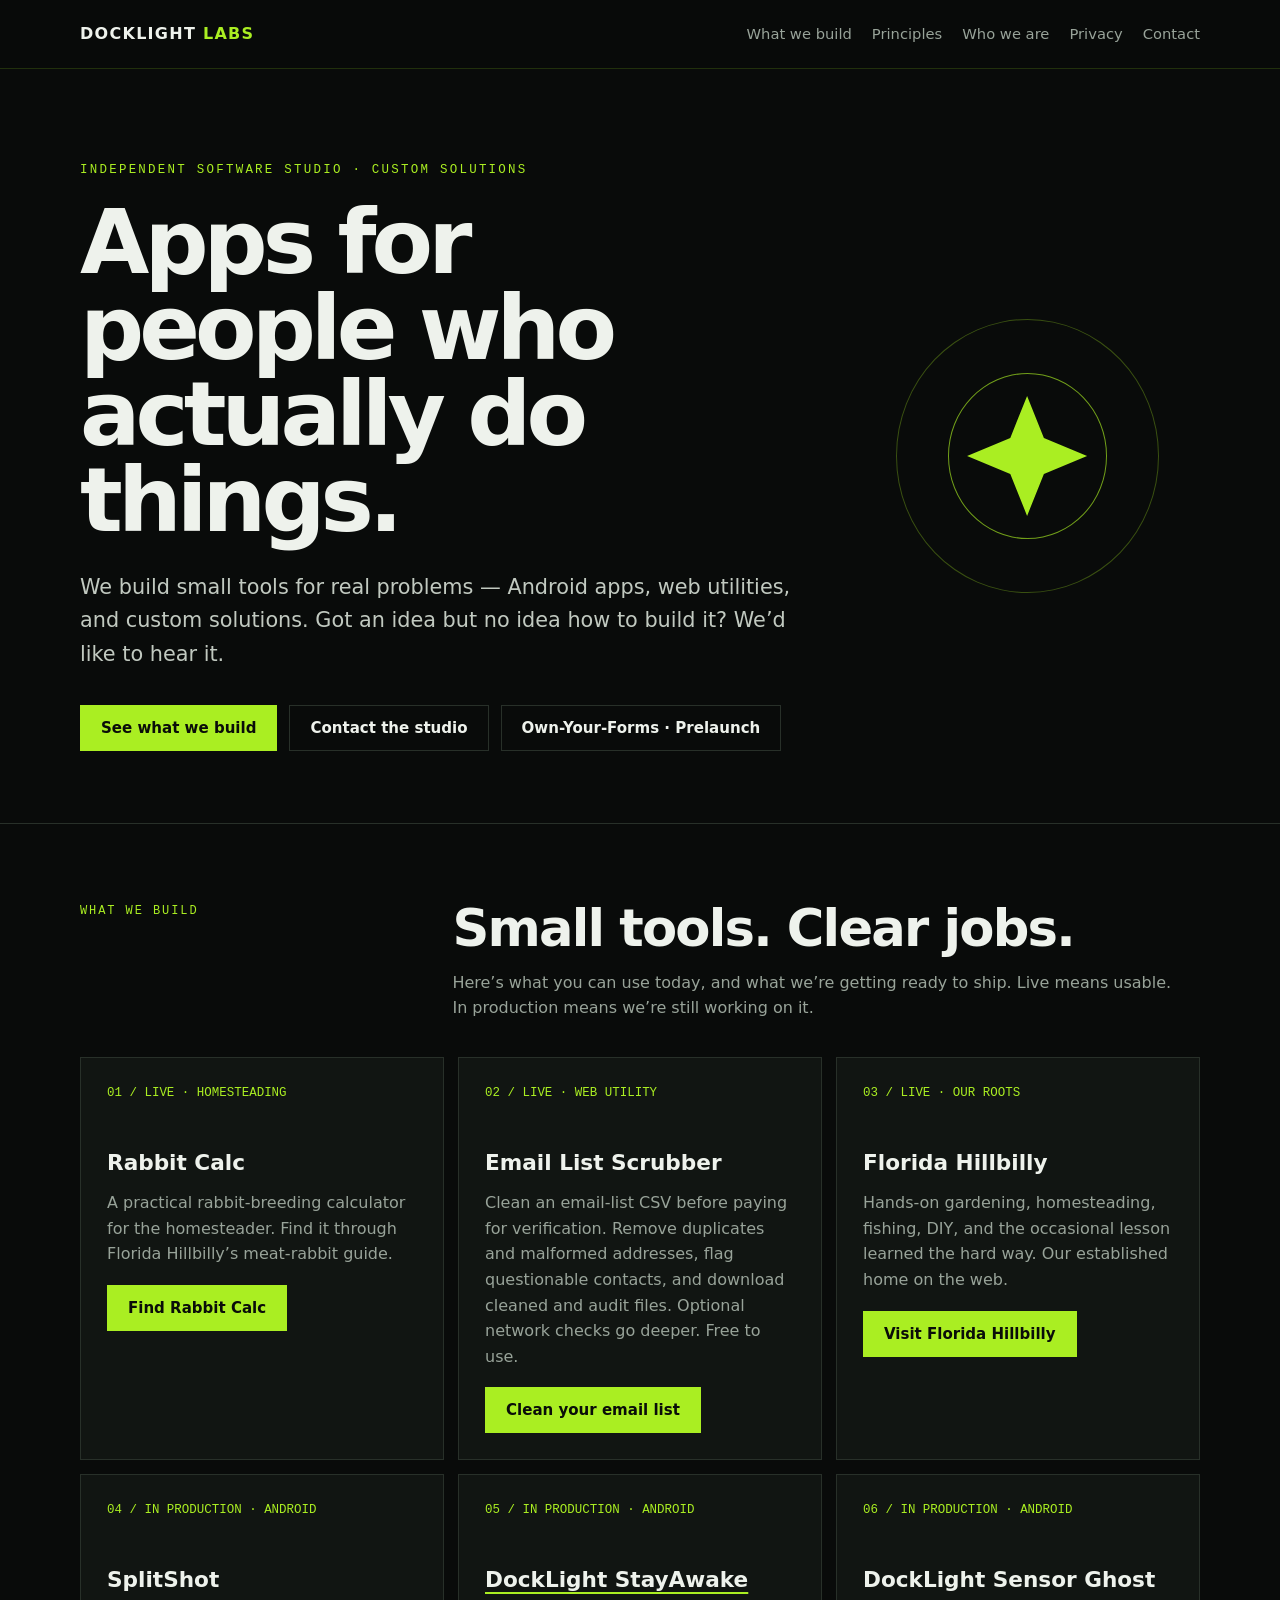
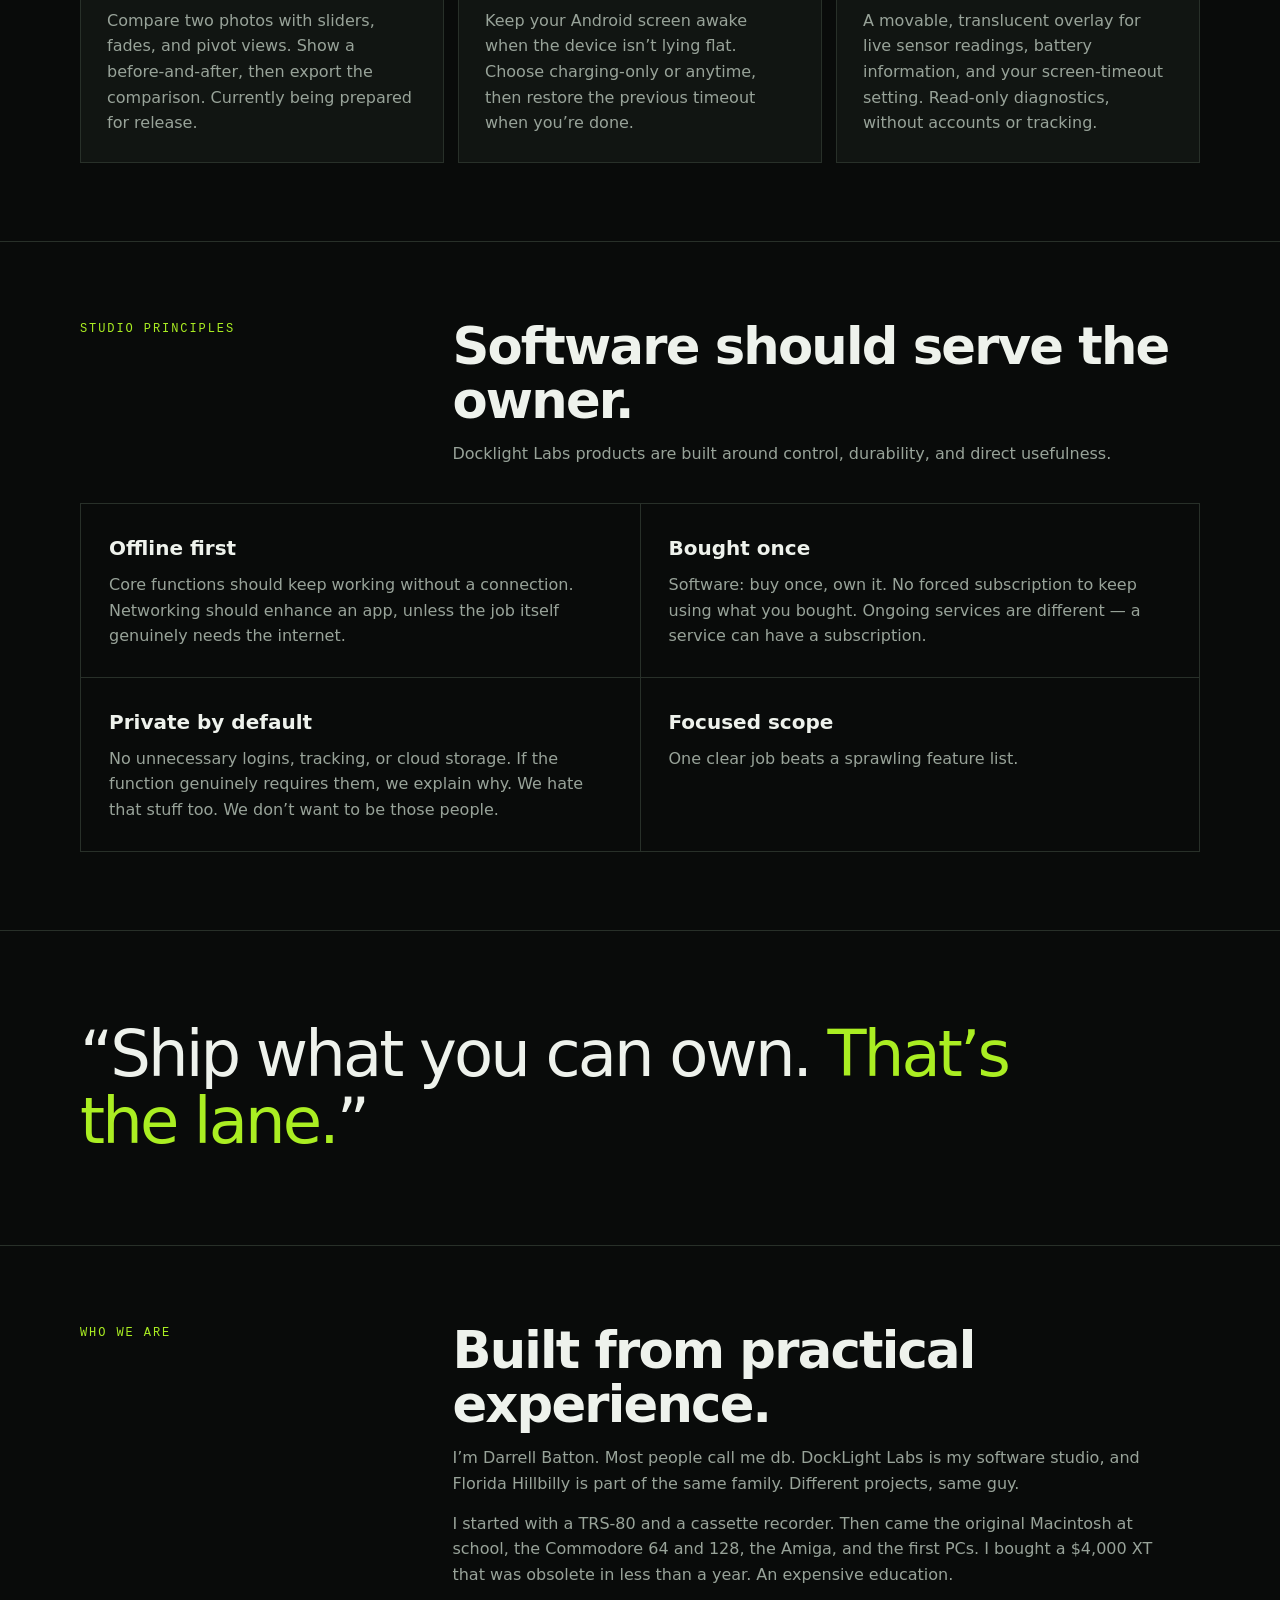
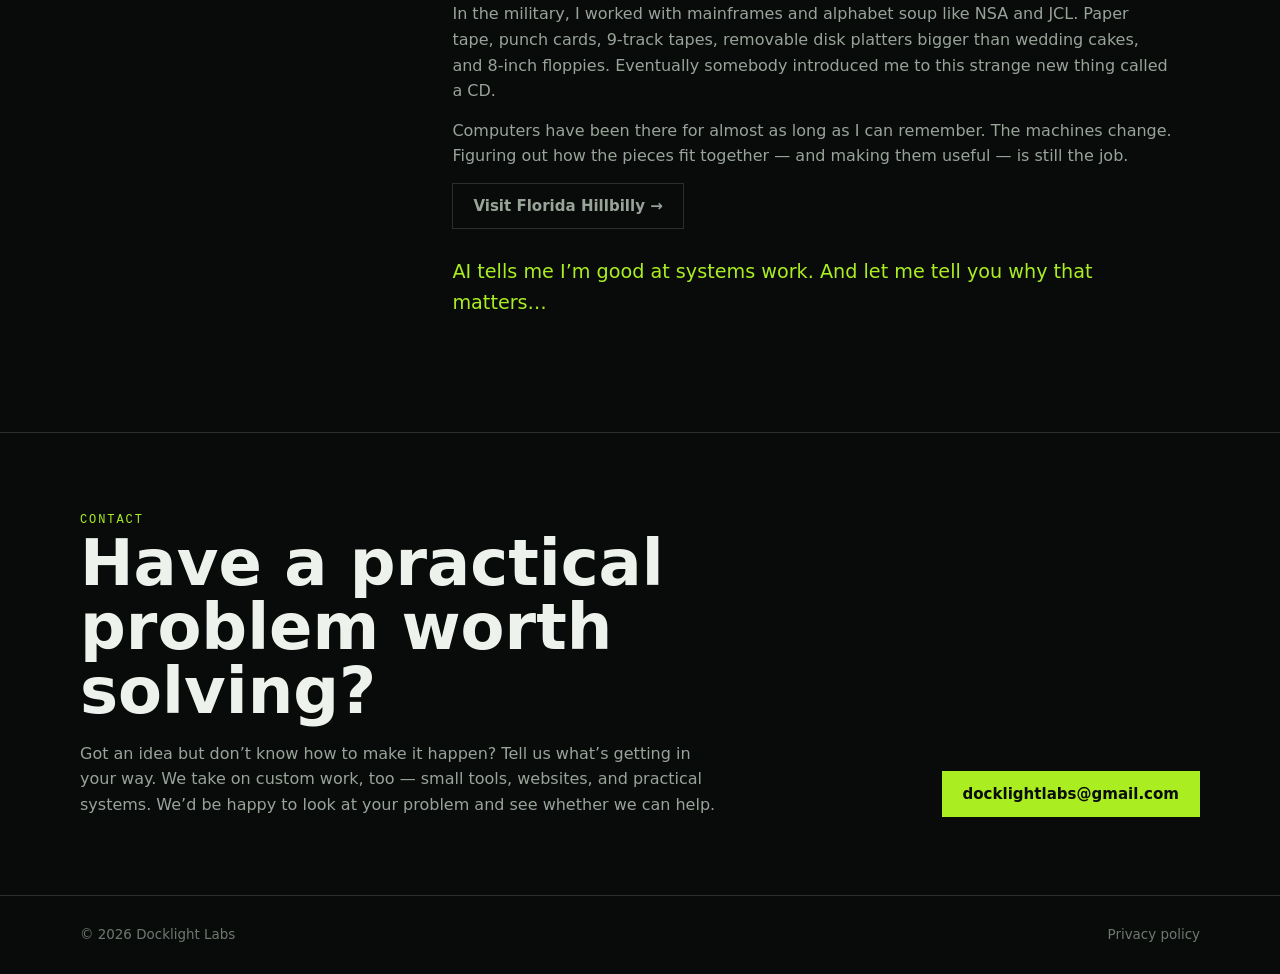
<file: index.html>
<!DOCTYPE html>
<html lang="en">
<head>
  <meta charset="UTF-8">
  <meta name="viewport" content="width=device-width, initial-scale=1.0">
  <meta name="description" content="Practical software, useful websites, and custom solutions. Meet the tools and the person behind DockLight Labs.">
  <meta name="theme-color" content="#090b0a">
  <meta name='impact-site-verification' value='15f28984-fee2-4e91-b569-76c65d0be42e'>
  <title>DockLight Labs — Small tools. Real problems.</title>
  <style>
    :root {
      --bg:#090b0a;
      --panel:#111512;
      --panel-2:#171d19;
      --line:#283029;
      --text:#eef2ec;
      --muted:#98a399;
      --green:#aaee22;
      --green-d:#739f1d;
      --max:1120px;
    }
    *{box-sizing:border-box}
    html{scroll-behavior:smooth}
    body{margin:0;background:var(--bg);color:var(--text);font-family:Inter,ui-sans-serif,system-ui,-apple-system,BlinkMacSystemFont,"Segoe UI",sans-serif;line-height:1.6}
    a{color:inherit;text-decoration:none}
    .wrap{width:min(calc(100% - 32px),var(--max));margin:auto}
    .nav{position:sticky;top:0;z-index:20;border-bottom:1px solid rgba(170,238,34,.16);background:rgba(9,11,10,.88);backdrop-filter:blur(16px)}
    .nav-inner{height:68px;display:flex;align-items:center;justify-content:space-between;gap:24px}
    .brand{font-weight:800;letter-spacing:.08em;text-transform:uppercase}.brand span{color:var(--green)}
    .nav-links{display:flex;gap:20px;color:var(--muted);font-size:.92rem}.nav-links a:hover{color:var(--green)}
    .hero{padding:92px 0 72px;border-bottom:1px solid var(--line);overflow:hidden}
    .hero-grid{display:grid;grid-template-columns:1.35fr .65fr;gap:56px;align-items:center}
    .eyebrow{font-family:ui-monospace,SFMono-Regular,Menlo,monospace;color:var(--green);font-size:.78rem;letter-spacing:.18em;text-transform:uppercase;margin-bottom:18px}
    section[id]{scroll-margin-top:84px} .card{display:flex;flex-direction:column}.card h3{margin-top:24px}.card .button{white-space:normal;text-align:center} a:focus-visible{outline:2px solid var(--green);outline-offset:5px}
    h1{font-size:clamp(2.7rem,7vw,5.8rem);line-height:.96;letter-spacing:-.055em;margin:0 0 28px;max-width:900px}
    .hero p{font-size:clamp(1.05rem,2vw,1.3rem);color:#c1c9c0;max-width:720px;margin:0 0 34px}
    .actions{display:flex;gap:12px;flex-wrap:wrap}
    .button{display:inline-flex;align-items:center;justify-content:center;min-height:46px;padding:0 20px;border:1px solid var(--line);font-weight:750;font-size:.94rem}.button.primary{background:var(--green);border-color:var(--green);color:#0a0d09}.button.secondary:hover{border-color:var(--green);color:var(--green)}
    .signal{min-height:360px;position:relative;display:grid;place-items:center}
    .signal:before,.signal:after{content:"";position:absolute;border:1px solid rgba(170,238,34,.3);border-radius:50%;inset:12%}.signal:after{inset:27%;border-color:rgba(170,238,34,.65)}
    .mark{width:120px;height:120px;background:var(--green);clip-path:polygon(50% 0,64% 35%,100% 50%,64% 65%,50% 100%,36% 65%,0 50%,36% 35%);filter:drop-shadow(0 0 30px rgba(170,238,34,.25))}
    section{padding:78px 0;border-bottom:1px solid var(--line)}
    .section-head{display:grid;grid-template-columns:.45fr 1fr;gap:36px;margin-bottom:36px}.section-kicker{color:var(--green);font-family:ui-monospace,SFMono-Regular,Menlo,monospace;text-transform:uppercase;letter-spacing:.16em;font-size:.75rem}.section-head h2{font-size:clamp(2rem,4vw,3.5rem);line-height:1.05;letter-spacing:-.035em;margin:0}.section-head p{margin:14px 0 0;color:var(--muted);max-width:720px}
    .grid{display:grid;grid-template-columns:repeat(3,1fr);gap:14px}.card{background:var(--panel);border:1px solid var(--line);padding:26px;min-height:220px}.card .num{color:var(--green);font-family:ui-monospace,SFMono-Regular,Menlo,monospace;font-size:.78rem}.card h3{font-size:1.35rem;margin:42px 0 10px}.card p{color:var(--muted);margin:0}
    .principles{display:grid;grid-template-columns:repeat(2,1fr);gap:1px;background:var(--line);border:1px solid var(--line)}.principle{background:var(--bg);padding:28px}.principle strong{display:block;font-size:1.25rem;margin-bottom:8px}.principle span{color:var(--muted)}
    .statement{padding:90px 0}.statement blockquote{font-size:clamp(2rem,5vw,4.6rem);line-height:1.05;letter-spacing:-.045em;margin:0;max-width:1000px}.statement em{font-style:normal;color:var(--green)}
    .contact{display:grid;grid-template-columns:1fr auto;align-items:end;gap:30px}.contact h2{font-size:clamp(2.2rem,5vw,4.7rem);line-height:1;margin:0 0 18px}.contact p{color:var(--muted);max-width:650px;margin:0}
    footer{padding:28px 0;color:#6f786f;font-size:.84rem}.footer-inner{display:flex;justify-content:space-between;gap:20px;flex-wrap:wrap}
    @media(max-width:820px){.hero-grid,.section-head,.contact{grid-template-columns:1fr}.signal{min-height:240px}.grid{grid-template-columns:1fr}.principles{grid-template-columns:1fr}.nav-links{display:none}.hero{padding-top:70px}.section-head{gap:12px}}
    @media(prefers-reduced-motion:reduce){html{scroll-behavior:auto}}
  </style>
</head>
<body>
  <nav class="nav" aria-label="Primary navigation">
    <div class="wrap nav-inner">
      <a class="brand" href="#top">Docklight <span>Labs</span></a>
      <div class="nav-links">
        <a href="#work">What we build</a>
        <a href="#principles">Principles</a>
        <a href="#about">Who we are</a>
        <a href="privacy.html">Privacy</a>
        <a href="#contact">Contact</a>
      </div>
    </div>
  </nav>

  <main id="top">
    <header class="hero">
      <div class="wrap hero-grid">
        <div>
          <div class="eyebrow">Independent software studio · Custom solutions</div>
          <h1>Apps for people who actually do things.</h1>
          <p>We build small tools for real problems — Android apps, web utilities, and custom solutions. Got an idea but no idea how to build it? We’d like to hear it.</p>
          <div class="actions">
            <a class="button primary" href="#work">See what we build</a>
            <a class="button secondary" href="mailto:docklightlabs@gmail.com">Contact the studio</a>
            <a class="button secondary" href="/own-your-forms/?src=docklight_home">Own-Your-Forms · Prelaunch</a>
          </div>
        </div>
        <div class="signal" aria-hidden="true"><div class="mark"></div></div>
      </div>
    </header>

    <section id="work">
      <div class="wrap">
        <div class="section-head">
          <div class="section-kicker">What we build</div>
          <div><h2>Small tools. Clear jobs.</h2><p>Here’s what you can use today, and what we’re getting ready to ship. Live means usable. In production means we’re still working on it.</p></div>
        </div>
        <div class="grid">
          <article class="card"><div class="num">01 / LIVE · HOMESTEADING</div><h3>Rabbit Calc</h3><p>A practical rabbit-breeding calculator for the homesteader. Find it through Florida Hillbilly’s meat-rabbit guide.</p><p style="margin-top:18px"><a class="button primary" href="https://floridahillbilly.com/meat-rabbit-qa/">Find Rabbit Calc</a></p></article>
          <article class="card"><div class="num">02 / LIVE · WEB UTILITY</div><h3>Email List Scrubber</h3><p>Clean an email-list CSV before paying for verification. Remove duplicates and malformed addresses, flag questionable contacts, and download cleaned and audit files. Optional network checks go deeper. Free to use.</p><p style="margin-top:18px"><a class="button primary" href="/list-scrubber/">Clean your email list</a></p></article>
          <article class="card"><div class="num">03 / LIVE · OUR ROOTS</div><h3>Florida Hillbilly</h3><p>Hands-on gardening, homesteading, fishing, DIY, and the occasional lesson learned the hard way. Our established home on the web.</p><p style="margin-top:18px"><a class="button primary" href="https://floridahillbilly.com/">Visit Florida Hillbilly</a></p></article>
          <article class="card"><div class="num">04 / IN PRODUCTION · ANDROID</div><h3>SplitShot</h3><p>Compare two photos with sliders, fades, and pivot views. Show a before-and-after, then export the comparison. Currently being prepared for release.</p></article>
          <article class="card"><div class="num">05 / IN PRODUCTION · ANDROID</div><h3><a href="/stayawake/" style="color:inherit;text-decoration:underline;text-decoration-color:var(--green);text-underline-offset:5px">DockLight StayAwake</a></h3><p>Keep your Android screen awake when the device isn’t lying flat. Choose charging-only or anytime, then restore the previous timeout when you’re done.</p></article>
          <article class="card"><div class="num">06 / IN PRODUCTION · ANDROID</div><h3>DockLight Sensor Ghost</h3><p>A movable, translucent overlay for live sensor readings, battery information, and your screen-timeout setting. Read-only diagnostics, without accounts or tracking.</p></article>
        </div>
      </div>
    </section>

    <section id="principles">
      <div class="wrap">
        <div class="section-head">
          <div class="section-kicker">Studio principles</div>
          <div><h2>Software should serve the owner.</h2><p>Docklight Labs products are built around control, durability, and direct usefulness.</p></div>
        </div>
        <div class="principles">
          <div class="principle"><strong>Offline first</strong><span>Core functions should keep working without a connection. Networking should enhance an app, unless the job itself genuinely needs the internet.</span></div>
          <div class="principle"><strong>Bought once</strong><span>Software: buy once, own it. No forced subscription to keep using what you bought. Ongoing services are different — a service can have a subscription.</span></div>
          <div class="principle"><strong>Private by default</strong><span>No unnecessary logins, tracking, or cloud storage. If the function genuinely requires them, we explain why. We hate that stuff too. We don’t want to be those people.</span></div>
          <div class="principle"><strong>Focused scope</strong><span>One clear job beats a sprawling feature list.</span></div>
        </div>
      </div>
    </section>

    <section class="statement">
      <div class="wrap"><blockquote>“Ship what you can own. <em>That’s the lane.</em>”</blockquote></div>
    </section>

    <section id="about">
      <div class="wrap">
        <div class="section-head">
          <div class="section-kicker">Who we are</div>
          <div><h2>Built from practical experience.</h2>
<p>I’m Darrell Batton. Most people call me db. DockLight Labs is my software studio, and <a href="https://floridahillbilly.com/">Florida Hillbilly</a> is part of the same family. Different projects, same guy.</p>
<p>I started with a TRS-80 and a cassette recorder. Then came the original Macintosh at school, the Commodore 64 and 128, the Amiga, and the first PCs. I bought a $4,000 XT that was obsolete in less than a year. An expensive education.</p>
<p>In the military, I worked with mainframes and alphabet soup like NSA and JCL. Paper tape, punch cards, 9-track tapes, removable disk platters bigger than wedding cakes, and 8-inch floppies. Eventually somebody introduced me to this strange new thing called a CD.</p>
<p>Computers have been there for almost as long as I can remember. The machines change. Figuring out how the pieces fit together — and making them useful — is still the job.</p>
<p><a class="button secondary" href="https://floridahillbilly.com/">Visit Florida Hillbilly →</a></p>
<p style="color:var(--green);font-size:1.2rem;margin-top:28px">AI tells me I’m good at systems work. And let me tell you why that matters…</p></div>
        </div>
      </div>
    </section>

    <section id="contact">
      <div class="wrap contact">
        <div><div class="section-kicker">Contact</div><h2>Have a practical problem worth solving?</h2><p>Got an idea but don’t know how to make it happen? Tell us what’s getting in your way. We take on custom work, too — small tools, websites, and practical systems. We’d be happy to look at your problem and see whether we can help.</p></div>
        <a class="button primary" href="mailto:docklightlabs@gmail.com">docklightlabs@gmail.com</a>
      </div>
    </section>
  </main>

  <footer>
    <div class="wrap footer-inner"><span>© 2026 Docklight Labs</span><span><a href="privacy.html">Privacy policy</a></span></div>
  </footer>
</body>
</html>
</file>
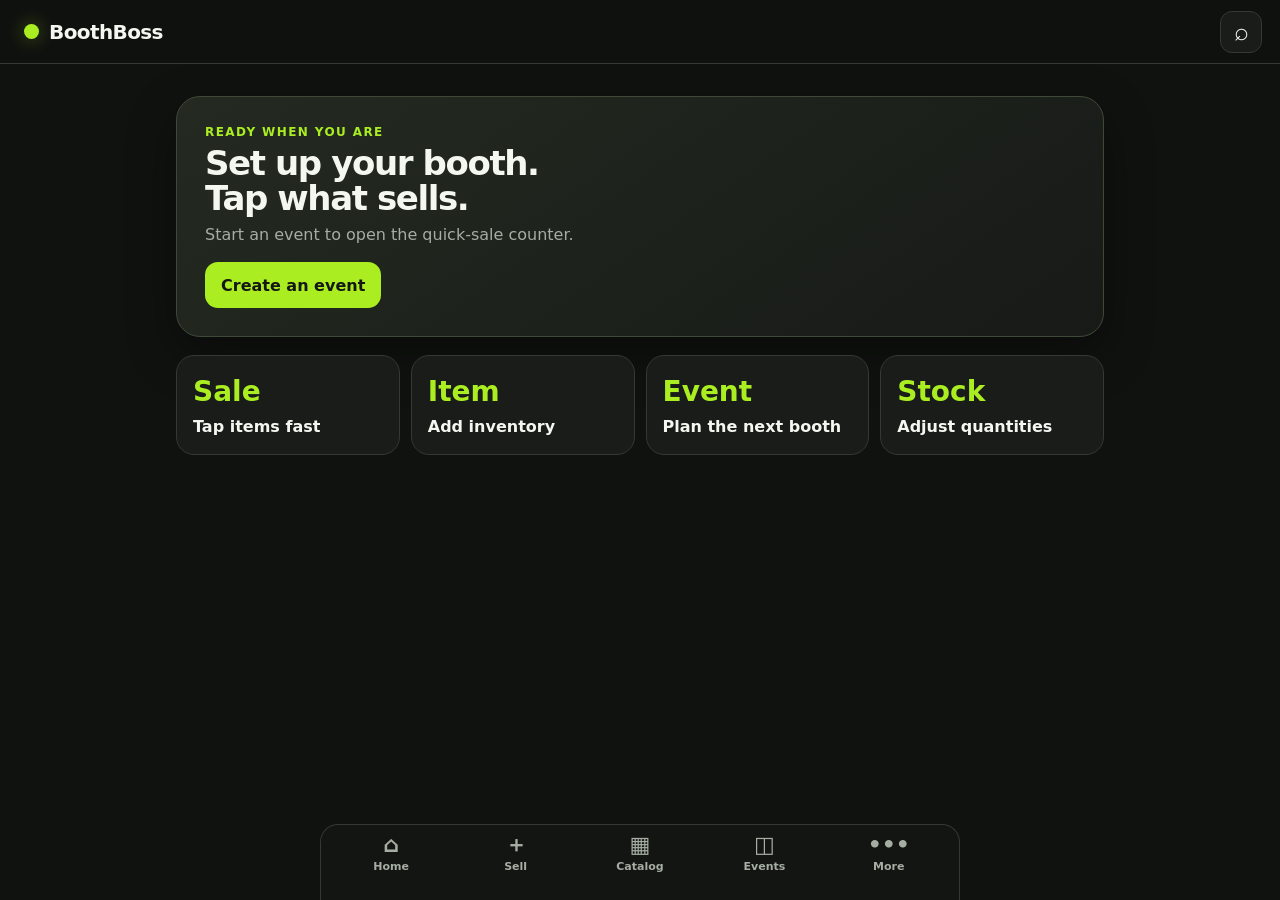
<file: boothboss/index.html>
<!doctype html>
<html lang="en">
<head>
  <meta charset="utf-8">
  <meta name="viewport" content="width=device-width,initial-scale=1,viewport-fit=cover">
  <meta name="theme-color" content="#AAEE22">
  <meta name="description" content="BoothBoss — the simple app for running your pop-up boutique.">
  <link rel="manifest" href="manifest.json">
  <link rel="icon" href="assets/icon-192.svg">
  <link rel="apple-touch-icon" href="assets/icon-192.svg">
  <link rel="stylesheet" href="styles.css">
  <title>BoothBoss</title>
</head>
<body>
  <div id="offline" class="offline" hidden>Offline — sales stay saved on this device.</div>
  <header class="topbar">
    <button class="brand" data-nav="home" aria-label="BoothBoss home"><span class="brand-dot"></span><span>BoothBoss</span></button>
    <button class="icon-button" data-nav="search" aria-label="Search">⌕</button>
  </header>
  <main id="app" tabindex="-1"><div class="loading">Opening your booth…</div></main>
  <nav class="bottom-nav" aria-label="Primary navigation">
    <button data-nav="home"><span>⌂</span>Home</button>
    <button data-nav="sell"><span>＋</span>Sell</button>
    <button data-nav="catalog"><span>▦</span>Catalog</button>
    <button data-nav="events"><span>◫</span>Events</button>
    <button data-nav="more"><span>•••</span>More</button>
  </nav>
  <div id="toast" class="toast" role="status" aria-live="polite"></div>
  <script src="payment-hub/index.js" defer></script>
  <script src="app.js" defer></script>
</body>
</html>
</file>
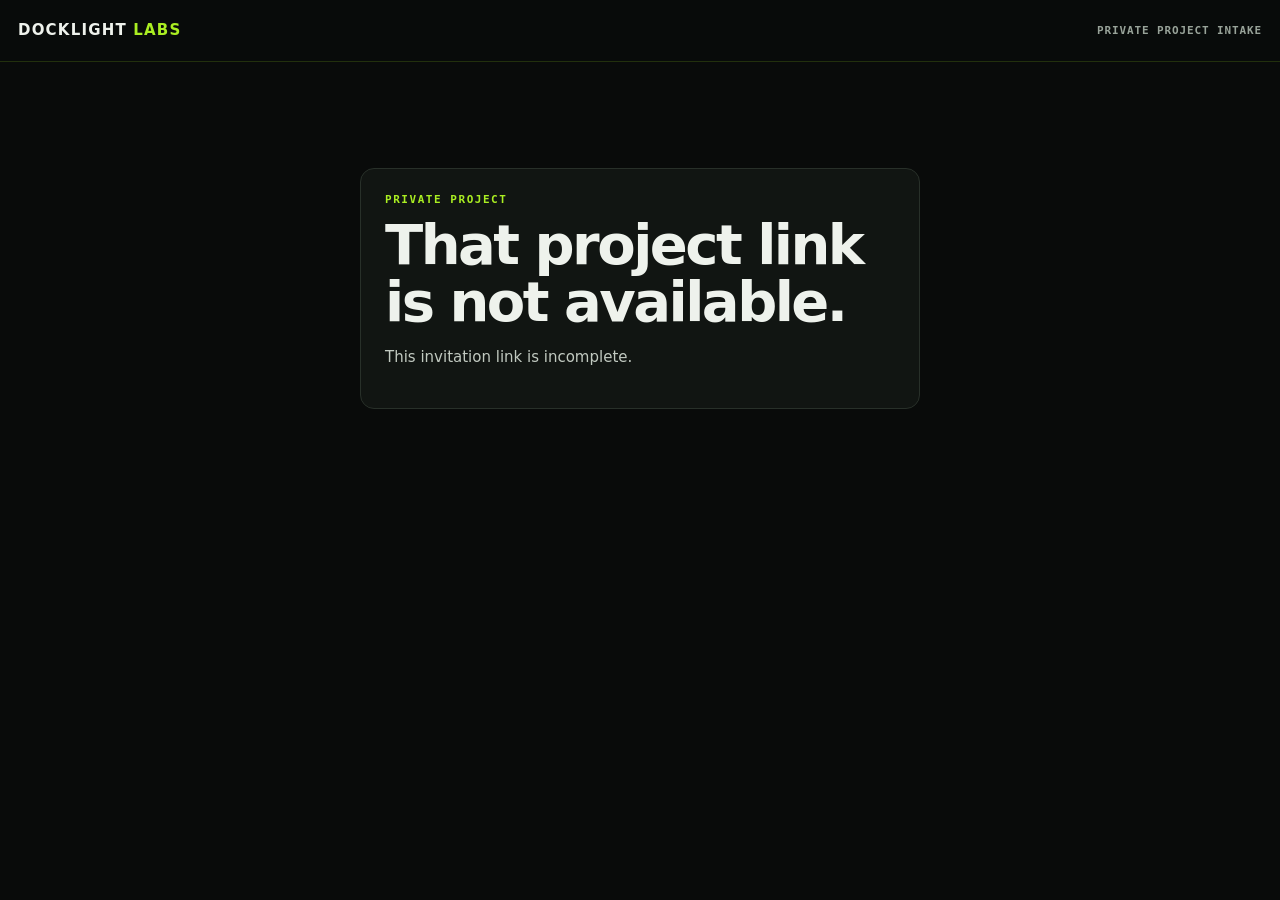
<file: intake/index.html>
<!doctype html>
<html lang="en">
<head>
  <meta charset="utf-8">
  <meta name="viewport" content="width=device-width,initial-scale=1">
  <meta name="theme-color" content="#090b0a">
  <meta name="robots" content="noindex,nofollow">
  <title>Docklight Labs — Client Interview</title>
  <link rel="stylesheet" href="./styles.css">
</head>
<body>
  <header class="topbar">
    <a class="brand" href="/">Docklight <span>Labs</span></a>
    <span class="private">Private project intake</span>
  </header>

  <main class="shell">
    <section id="loading" class="card centered">
      <div class="eyebrow">Private project</div>
      <h1>Loading your project…</h1>
    </section>

    <section id="error" class="card centered hidden">
      <div class="eyebrow">Private project</div>
      <h1>That project link is not available.</h1>
      <p id="errorText">Check the link you were sent by Docklight Labs.</p>
    </section>

    <section id="login" class="card centered hidden">
      <div class="eyebrow">Private project</div>
      <h1 id="loginTitle">Project interview</h1>
      <p id="loginClient" class="muted"></p>
      <p>Enter the six-digit PIN that came with this project link.</p>
      <form id="loginForm" class="stack">
        <label>Project PIN
          <input id="pin" inputmode="numeric" autocomplete="one-time-code" pattern="[0-9]{6}" maxlength="6" required>
        </label>
        <button class="button" type="submit">Open project</button>
      </form>
    </section>

    <section id="project" class="hidden">
      <div class="project-head">
        <div>
          <div id="projectClient" class="eyebrow"></div>
          <h1 id="projectTitle"></h1>
        </div>
        <button id="logoutBtn" class="button secondary" type="button">Lock</button>
      </div>

      <div class="progress"><span id="progressBar"></span></div>
      <div id="progressLabel" class="progress-label"></div>

      <section id="questionCard" class="card hidden">
        <div class="eyebrow">Current question</div>
        <h2 id="questionText"></h2>
        <button id="hearBtn" class="button secondary" type="button" disabled>🔊 Hear question</button>
      </section>

      <form id="answerForm" class="card hidden">
        <label>Your answer
          <textarea id="answer" rows="10" maxlength="20000" placeholder="Type naturally. You can be as brief or detailed as you want." required></textarea>
        </label>
        <div class="answer-actions">
          <button id="speakBtn" class="button secondary" type="button" disabled>🎙 Speak answer</button>
          <button class="button" type="submit">Send answer</button>
        </div>
        <p class="micro">Voice controls activate when the Docklight Voice Relay is connected. Typed answers work now.</p>
      </form>

      <section id="waitingCard" class="card hidden">
        <div class="eyebrow">Answer received</div>
        <h2>Docklight is preparing the next question.</h2>
        <p>You can leave this page. Your project is saved. If you stay here, this page will update automatically.</p>
      </section>

      <section id="reviewCard" class="card hidden">
        <div class="eyebrow">Interview complete</div>
        <h2>Your requirements are ready for review.</h2>
        <p>The Requirements/Scope service will provide the approved scope here when that component is connected.</p>
      </section>

      <section id="approvedCard" class="card hidden">
        <div class="eyebrow">Scope approved</div>
        <h2>This project has an approved requirements snapshot.</h2>
        <p>Any later changes should be recorded as scope changes rather than silently rewriting the original agreement.</p>
      </section>
    </section>
  </main>

  <script src="./app.js"></script>
</body>
</html>
</file>
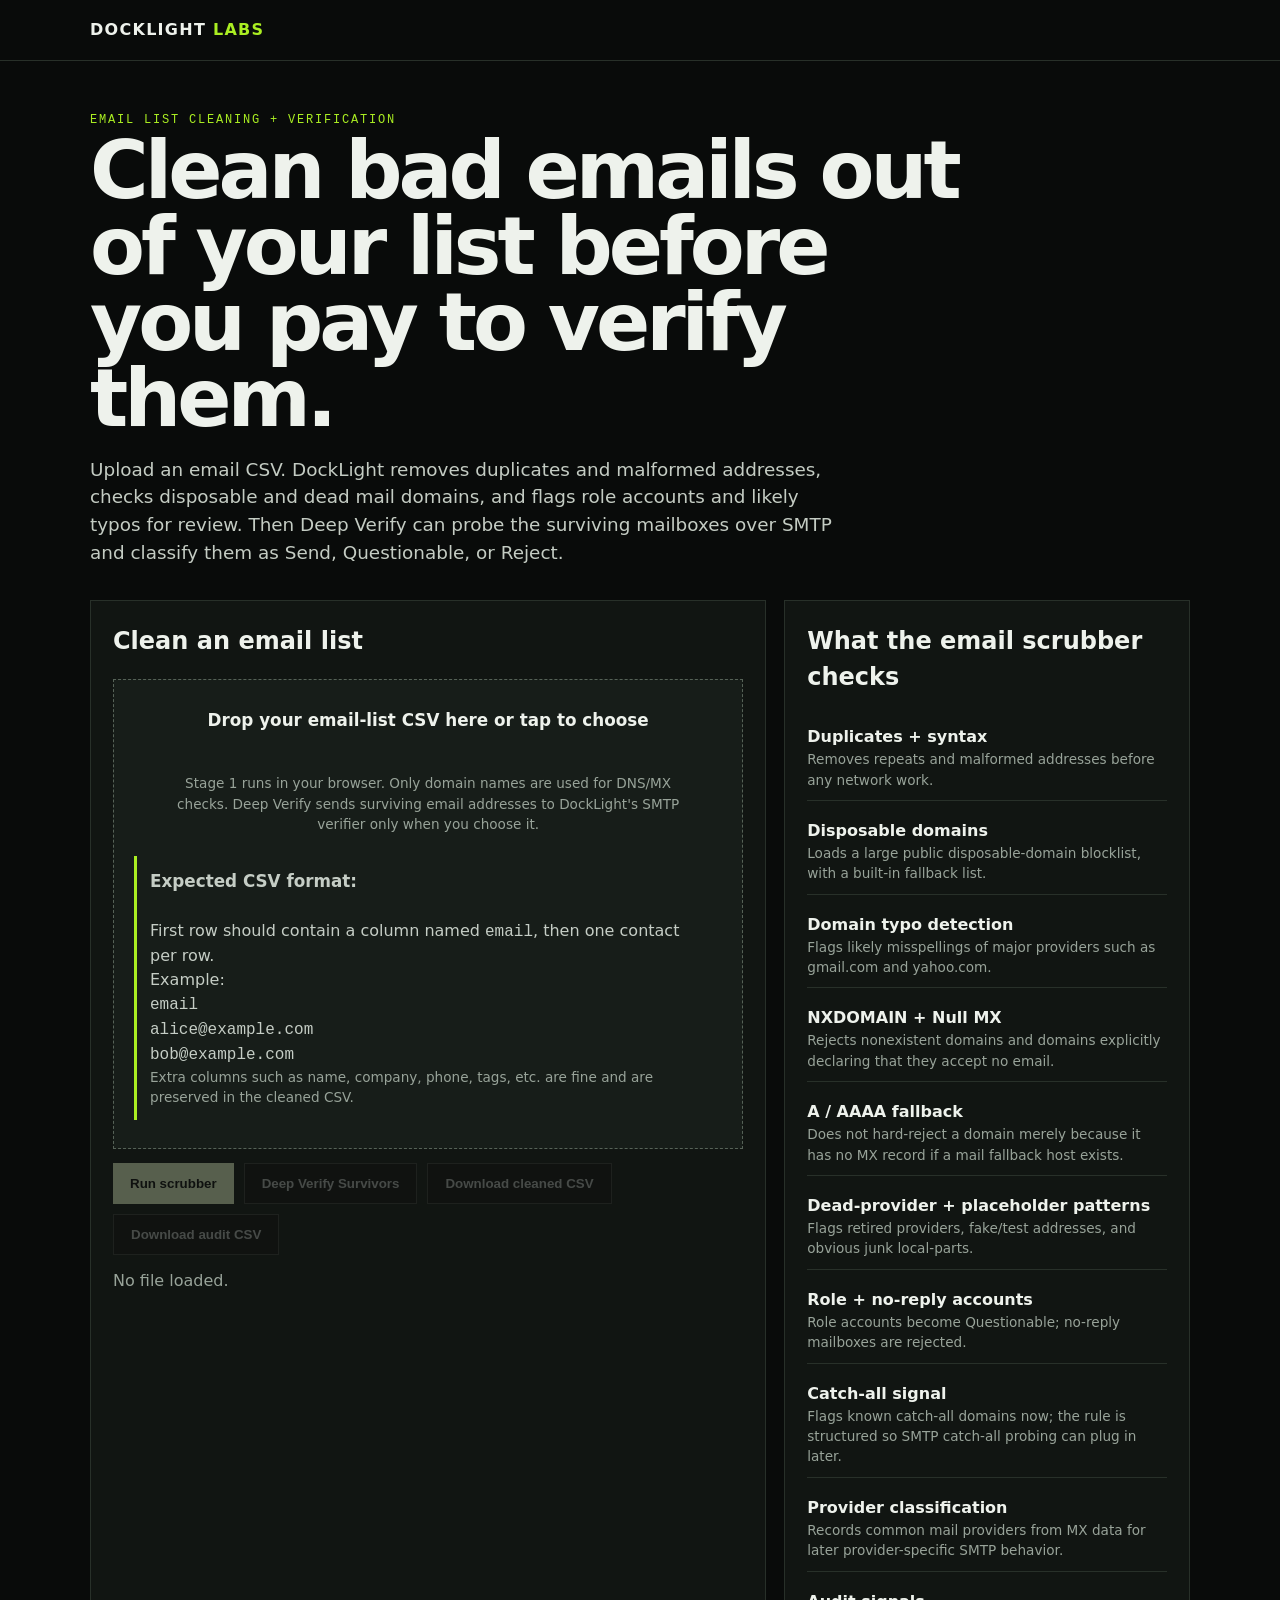
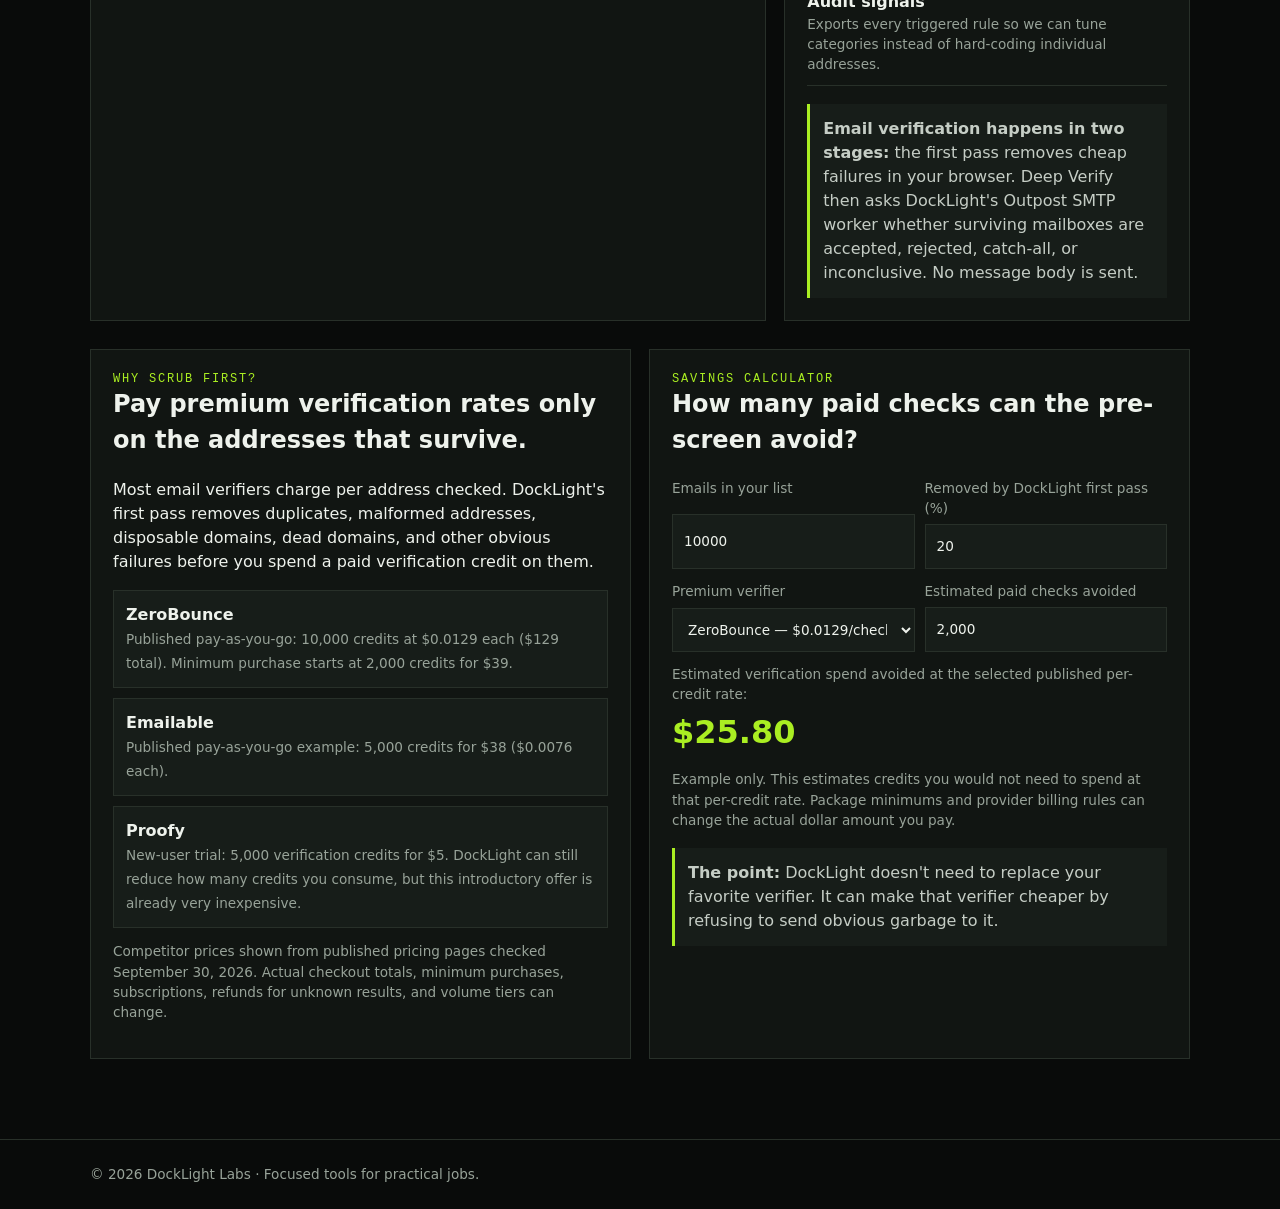
<file: list-scrubber/index.html>
<!DOCTYPE html>
<html lang="en">
<head>
<meta charset="utf-8">
<meta name="viewport" content="width=device-width,initial-scale=1">
<meta name="theme-color" content="#090b0a">
<meta name="description" content="Clean and verify email lists before you pay for deep verification. DockLight List Scrubber removes obvious bad email addresses, flags questionable ones, and can deep-verify survivors.">
<title>DockLight Email List Scrubber — Clean and Verify Email Lists</title>
<style>
:root{--bg:#090b0a;--panel:#111512;--panel2:#171d19;--line:#283029;--text:#eef2ec;--muted:#98a399;--green:#aaee22;--bad:#ff6b6b;--warn:#ffd166}
*{box-sizing:border-box}body{margin:0;background:var(--bg);color:var(--text);font:16px/1.5 Inter,system-ui,-apple-system,Segoe UI,sans-serif}
a{color:inherit}.wrap{width:min(1100px,calc(100% - 28px));margin:auto}.nav{border-bottom:1px solid var(--line);padding:18px 0}.brand{font-weight:800;letter-spacing:.08em;text-decoration:none;text-transform:uppercase}.brand span{color:var(--green)}
main{padding:52px 0 80px}.eyebrow{color:var(--green);font:12px ui-monospace,monospace;letter-spacing:.15em;text-transform:uppercase}
h1{font-size:clamp(2.3rem,7vw,5rem);line-height:.95;letter-spacing:-.05em;margin:.4rem 0 1rem;max-width:900px}.lede{color:#c4ccc3;font-size:1.15rem;max-width:760px}
.grid{display:grid;grid-template-columns:1.25fr .75fr;gap:18px;margin-top:34px}.panel{background:var(--panel);border:1px solid var(--line);padding:22px}.panel h2{margin-top:0}
.drop{display:flex;min-height:140px;width:100%;border:1px dashed #566257;padding:28px 20px;text-align:center;background:var(--panel2);cursor:pointer;flex-direction:column;align-items:center;justify-content:center;gap:8px}.drop strong{display:block;font-size:1.05rem}.drop .small{display:block;max-width:520px}.drop:hover,.drop.drag{border-color:var(--green);background:#1a211b}input[type=file]{display:none}[hidden]{display:none!important}
button{border:0;background:var(--green);color:#0a0d09;padding:12px 17px;font-weight:800;cursor:pointer}button.secondary{background:transparent;color:var(--text);border:1px solid var(--line)}button:disabled{cursor:not-allowed;opacity:.38;filter:saturate(.2)}button.secondary:disabled{color:var(--muted);border-color:#303630;background:#0d100e}
.controls{display:flex;gap:10px;flex-wrap:wrap;margin-top:14px}.small{font-size:.85rem;color:var(--muted)}.status{margin-top:14px;color:var(--muted)}
.stats{display:grid;grid-template-columns:repeat(4,1fr);gap:10px;margin:18px 0}.stat{border:1px solid var(--line);background:var(--panel2);padding:14px}.stat b{display:block;font-size:1.55rem}.send b{color:var(--green)}.question b{color:var(--warn)}.reject b{color:var(--bad)}
table{width:100%;border-collapse:collapse;font-size:.9rem}th,td{padding:10px;border-bottom:1px solid var(--line);text-align:left;vertical-align:top}th{color:var(--muted);font-size:.75rem;text-transform:uppercase}.table-wrap{overflow:auto;max-height:430px;border:1px solid var(--line)}
.badge{display:inline-block;padding:2px 8px;border:1px solid var(--line);font-size:.72rem;font-weight:800}.badge.send{color:var(--green)}.badge.questionable{color:var(--warn)}.badge.reject{color:var(--bad)}
.checks{display:grid;gap:8px}.check{padding:10px 0;border-bottom:1px solid var(--line)}footer{padding:24px 0;border-top:1px solid var(--line);color:var(--muted);font-size:.85rem}
.notice{margin-top:18px;padding:13px;border-left:3px solid var(--green);background:var(--panel2);color:#c5cdc5}
.savings{margin-top:28px}.savings-grid{display:grid;grid-template-columns:1fr 1fr;gap:18px}.pricebox{background:var(--panel);border:1px solid var(--line);padding:22px}.pricebox h2,.pricebox h3{margin-top:0}.calc-row{display:grid;grid-template-columns:1fr 1fr;gap:10px;margin:12px 0}.calc-row label{display:grid;gap:6px;color:var(--muted);font-size:.85rem}.calc-row input,.calc-row select{width:100%;background:var(--panel2);color:var(--text);border:1px solid var(--line);padding:11px;font:inherit}.money{font-size:2rem;font-weight:800;color:var(--green);margin:.2rem 0}.comparison{display:grid;gap:10px;margin-top:12px}.comparison div{border:1px solid var(--line);padding:12px;background:var(--panel2)}.comparison strong{display:block}
@media(max-width:800px){.grid,.savings-grid{grid-template-columns:1fr}.stats{grid-template-columns:repeat(2,1fr)}main{padding-top:34px}.calc-row{grid-template-columns:1fr}}
</style>
</head>
<body>
<nav class="nav"><div class="wrap"><a class="brand" href="/">DockLight <span>Labs</span></a></div></nav>
<main><div class="wrap">
<div class="eyebrow">Email list cleaning + verification</div>
<h1>Clean bad emails out of your list before you pay to verify them.</h1>
<p class="lede">Upload an email CSV. DockLight removes duplicates and malformed addresses, checks disposable and dead mail domains, and flags role accounts and likely typos for review. Then Deep Verify can probe the surviving mailboxes over SMTP and classify them as Send, Questionable, or Reject.</p>
<div class="grid">
<section class="panel">
<h2>Clean an email list</h2>
<label class="drop" id="drop" for="file">
<strong>Drop your email-list CSV here or tap to choose</strong><br>
<span class="small">Stage 1 runs in your browser. Only domain names are used for DNS/MX checks. Deep Verify sends surviving email addresses to DockLight's SMTP verifier only when you choose it.</span>
<div class="notice" style="margin-top:14px;text-align:left">
<strong>Expected CSV format:</strong><br>
First row should contain a column named <code>email</code>, then one contact per row.<br>
Example:<br>
<code>email<br>alice@example.com<br>bob@example.com</code><br>
<span class="small">Extra columns such as name, company, phone, tags, etc. are fine and are preserved in the cleaned CSV.</span>
</div>
</label>
<input id="file" type="file" accept=".csv,text/csv">
<div class="controls">
<button id="run" disabled>Run scrubber</button>
<button id="deep" class="secondary" disabled>Deep Verify Survivors</button>
<button id="download" class="secondary" disabled>Download cleaned CSV</button>
<button id="audit" class="secondary" disabled>Download audit CSV</button>
</div>
<div id="status" class="status">No file loaded.</div>
<div id="stats" class="stats" hidden>
<div class="stat"><span>Total</span><b id="nTotal">0</b></div>
<div class="stat send"><span>Send</span><b id="nSend">0</b></div>
<div class="stat question"><span>Questionable</span><b id="nQ">0</b></div>
<div class="stat reject"><span>Reject</span><b id="nReject">0</b></div>
</div>
<div id="tipJar" class="notice" hidden><strong>Saved yourself a verification bill?</strong><p>Keep the dev’s line wet. The cleaner stays free; a little bait money is always welcome.</p><a href="https://ko-fi.com/docklightlabs" target="_blank" rel="noopener noreferrer" style="display:inline-block;background:var(--green);color:#090b0a;padding:12px 17px;font-weight:800;text-decoration:none">🦐 Leave a tip</a><p class="small">Optional support through Ko-fi. No locked features. No nagging.</p></div>
<div class="table-wrap" id="tableWrap" hidden>
<table><thead><tr><th>Email</th><th>Class</th><th>Reason</th></tr></thead><tbody id="rows"></tbody></table>
</div>
</section>
<aside class="panel">
<h2>What the email scrubber checks</h2>
<div class="checks">
<div class="check"><strong>Duplicates + syntax</strong><div class="small">Removes repeats and malformed addresses before any network work.</div></div>
<div class="check"><strong>Disposable domains</strong><div class="small">Loads a large public disposable-domain blocklist, with a built-in fallback list.</div></div>
<div class="check"><strong>Domain typo detection</strong><div class="small">Flags likely misspellings of major providers such as gmail.com and yahoo.com.</div></div>
<div class="check"><strong>NXDOMAIN + Null MX</strong><div class="small">Rejects nonexistent domains and domains explicitly declaring that they accept no email.</div></div>
<div class="check"><strong>A / AAAA fallback</strong><div class="small">Does not hard-reject a domain merely because it has no MX record if a mail fallback host exists.</div></div>
<div class="check"><strong>Dead-provider + placeholder patterns</strong><div class="small">Flags retired providers, fake/test addresses, and obvious junk local-parts.</div></div>
<div class="check"><strong>Role + no-reply accounts</strong><div class="small">Role accounts become Questionable; no-reply mailboxes are rejected.</div></div>
<div class="check"><strong>Catch-all signal</strong><div class="small">Flags known catch-all domains now; the rule is structured so SMTP catch-all probing can plug in later.</div></div>
<div class="check"><strong>Provider classification</strong><div class="small">Records common mail providers from MX data for later provider-specific SMTP behavior.</div></div>
<div class="check"><strong>Audit signals</strong><div class="small">Exports every triggered rule so we can tune categories instead of hard-coding individual addresses.</div></div>
</div>
<div class="notice"><strong>Email verification happens in two stages:</strong> the first pass removes cheap failures in your browser. Deep Verify then asks DockLight's Outpost SMTP worker whether surviving mailboxes are accepted, rejected, catch-all, or inconclusive. No message body is sent.</div>
</aside>
</div>
<section class="savings">
<div class="savings-grid">
<div class="pricebox">
<div class="eyebrow">Why scrub first?</div>
<h2>Pay premium verification rates only on the addresses that survive.</h2>
<p>Most email verifiers charge per address checked. DockLight's first pass removes duplicates, malformed addresses, disposable domains, dead domains, and other obvious failures before you spend a paid verification credit on them.</p>
<div class="comparison">
<div><strong>ZeroBounce</strong><span class="small">Published pay-as-you-go: 10,000 credits at $0.0129 each ($129 total). Minimum purchase starts at 2,000 credits for $39.</span></div>
<div><strong>Emailable</strong><span class="small">Published pay-as-you-go example: 5,000 credits for $38 ($0.0076 each).</span></div>
<div><strong>Proofy</strong><span class="small">New-user trial: 5,000 verification credits for $5. DockLight can still reduce how many credits you consume, but this introductory offer is already very inexpensive.</span></div>
</div>
<p class="small">Competitor prices shown from published pricing pages checked September 30, 2026. Actual checkout totals, minimum purchases, subscriptions, refunds for unknown results, and volume tiers can change.</p>
</div>
<div class="pricebox">
<div class="eyebrow">Savings calculator</div>
<h2>How many paid checks can the pre-screen avoid?</h2>
<div class="calc-row">
<label>Emails in your list<input id="calcList" type="number" min="1" step="1" value="10000"></label>
<label>Removed by DockLight first pass (%)<input id="calcPct" type="number" min="0" max="100" step="1" value="20"></label>
</div>
<div class="calc-row">
<label>Premium verifier<select id="calcProvider"><option value="0.0129">ZeroBounce — $0.0129/check at 10K PAYG</option><option value="0.0076">Emailable — $0.0076/check at 5K PAYG</option></select></label>
<label>Estimated paid checks avoided<input id="calcAvoided" type="text" readonly></label>
</div>
<div class="small">Estimated verification spend avoided at the selected published per-credit rate:</div>
<div class="money" id="calcSavings">$25.80</div>
<p class="small">Example only. This estimates credits you would not need to spend at that per-credit rate. Package minimums and provider billing rules can change the actual dollar amount you pay.</p>
<div class="notice"><strong>The point:</strong> DockLight doesn't need to replace your favorite verifier. It can make that verifier cheaper by refusing to send obvious garbage to it.</div>
</div>
</div>
</section>
</div></main>
<footer><div class="wrap">© 2026 DockLight Labs · Focused tools for practical jobs.</div></footer>
<script>
function updateSavingsCalc(){
 const n=Math.max(0,Number(document.getElementById("calcList")?.value||0));
 const pct=Math.min(100,Math.max(0,Number(document.getElementById("calcPct")?.value||0)));
 const rate=Number(document.getElementById("calcProvider")?.value||0);
 const avoided=Math.round(n*pct/100);
 const out=document.getElementById("calcAvoided"),money=document.getElementById("calcSavings");
 if(out)out.value=avoided.toLocaleString();
 if(money)money.textContent=(avoided*rate).toLocaleString(undefined,{style:"currency",currency:"USD"});
}
["calcList","calcPct","calcProvider"].forEach(id=>document.getElementById(id)?.addEventListener("input",updateSavingsCalc));
updateSavingsCalc();
</script>
<script src="app.js?v=3"></script>
</body>
</html>
</file>
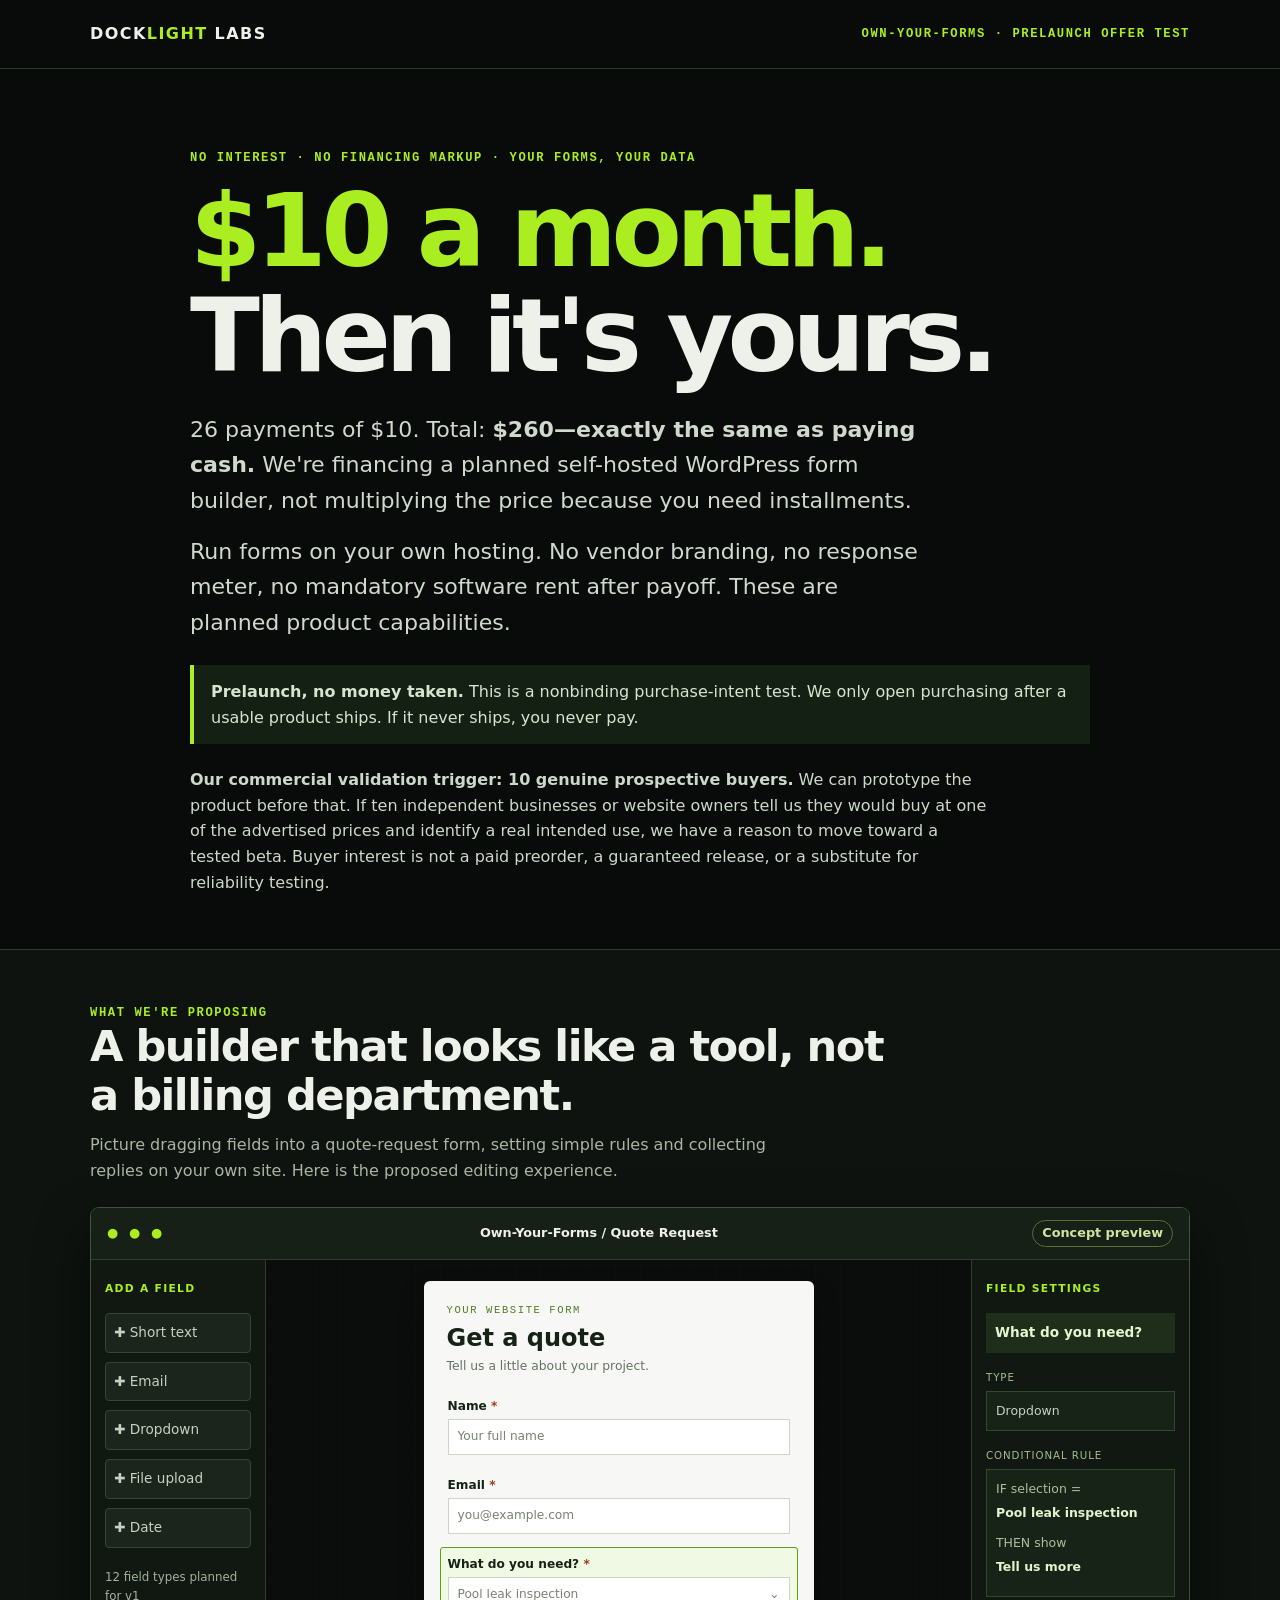
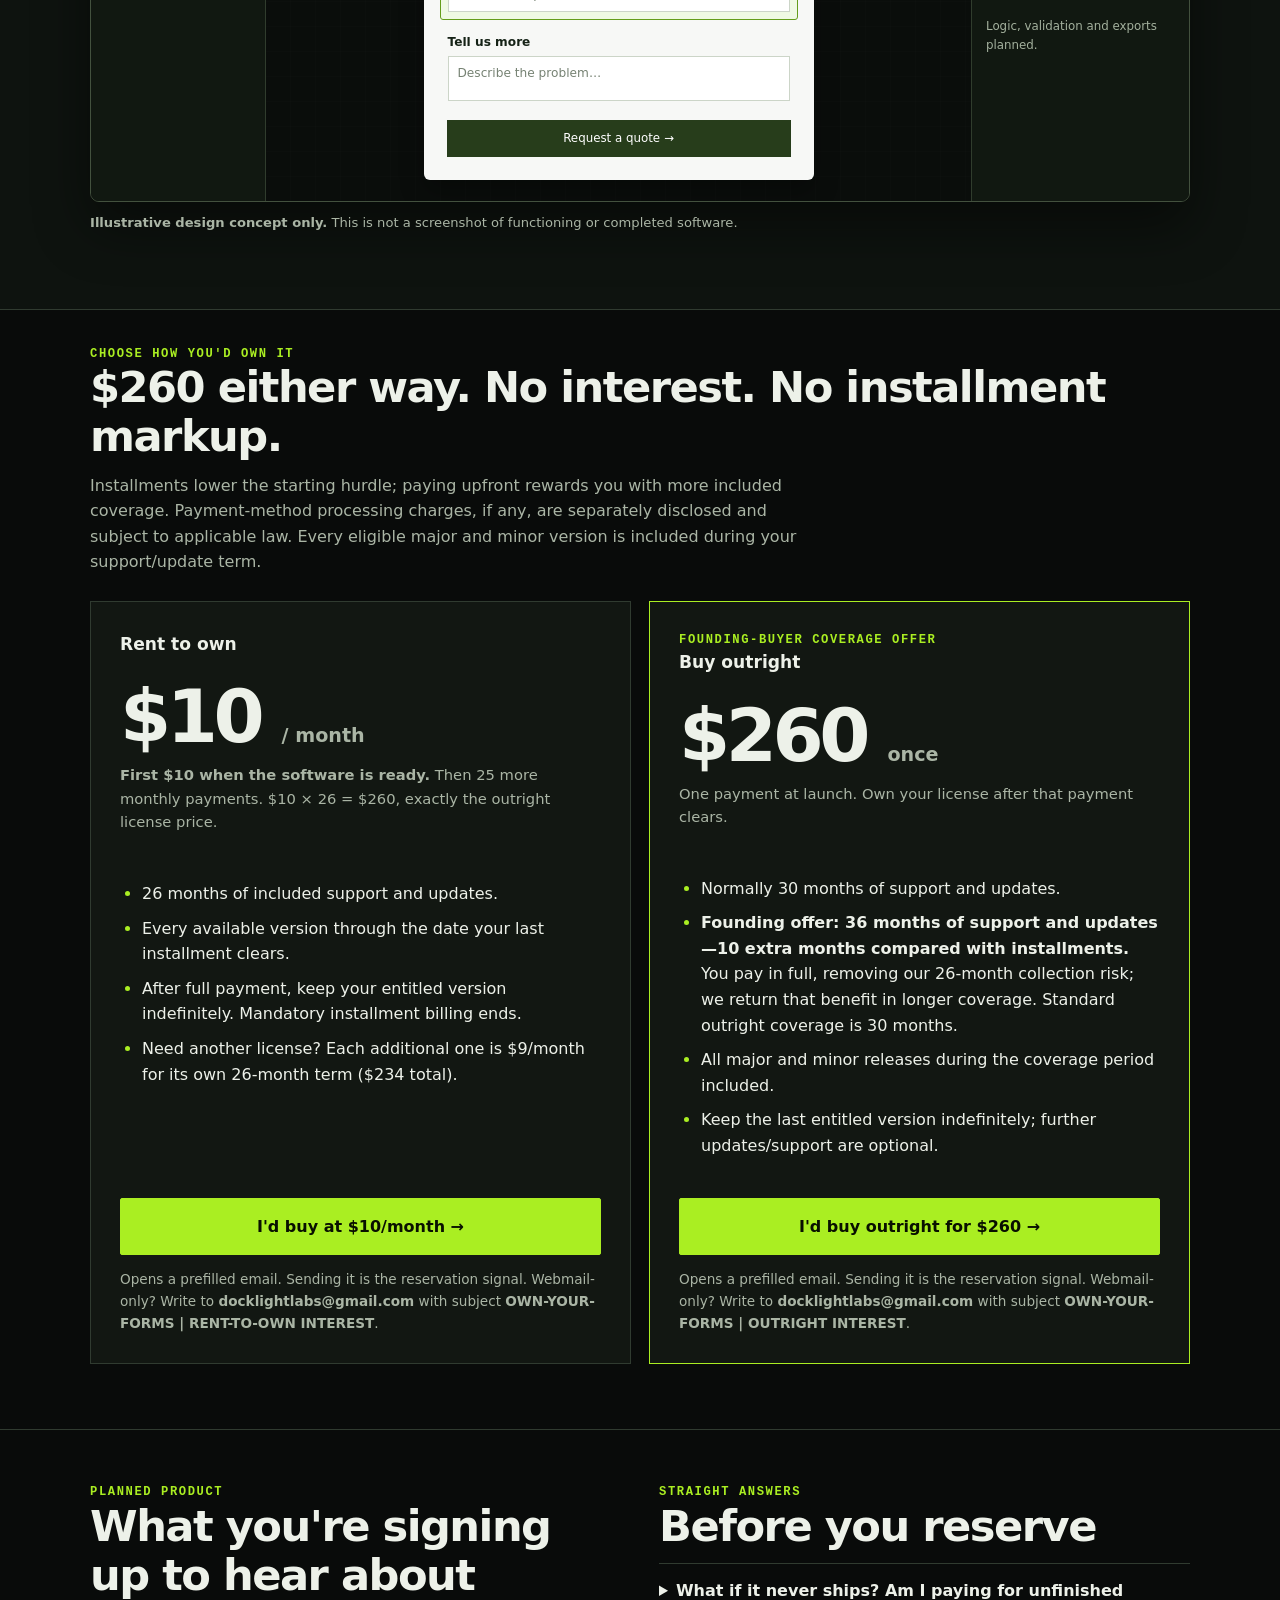
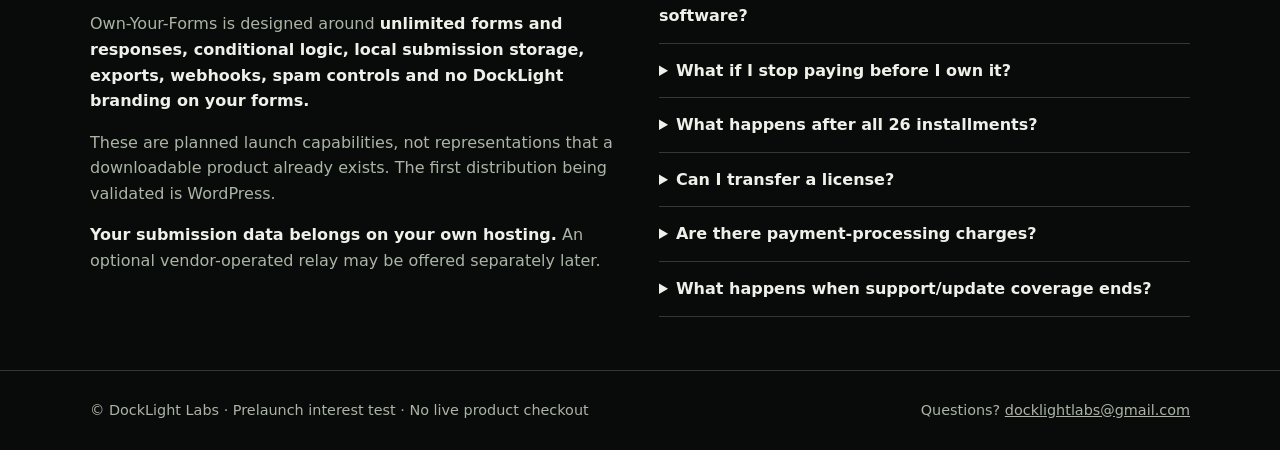
<file: own-your-forms/index.html>
<!doctype html>
<html lang="en">
<head>
  <meta charset="utf-8">
  <meta name="viewport" content="width=device-width, initial-scale=1">
  <meta name="theme-color" content="#090b0a">
  <meta name="description" content="Own-Your-Forms: a self-hosted website form builder you buy, pay off, and keep. Prelaunch pricing: $260 outright or $10/month for 26 months. No payment collected yet.">
  <link rel="canonical" href="https://docklightlabs.com/own-your-forms/">
  <meta property="og:type" content="website">
  <meta property="og:site_name" content="DockLight Labs">
  <meta property="og:title" content="Own-Your-Forms | $10/month until it's yours">
  <meta property="og:description" content="Own your self-hosted website form builder. $10/month for 26 payments or $260 outright. Help decide whether we build it: 10 real buyer commitments greenlight the MVP. Prelaunch only—no payment today.">
  <meta property="og:url" content="https://docklightlabs.com/own-your-forms/">
  <meta name="twitter:card" content="summary">
  <meta name="twitter:title" content="Own-Your-Forms | $10/month until it's yours">
  <meta name="twitter:description" content="Prelaunch price test: $10 × 26 or $260 outright for a self-hosted form builder you keep. No payment collected.">
  <title>Own-Your-Forms | Prelaunch — DockLight Labs</title>
  <style>
    :root{color-scheme:dark;--bg:#090b0a;--surface:#121712;--line:#303b30;--text:#edf1e9;--muted:#aab5a5;--green:#aaee22}
    *{box-sizing:border-box}html{scroll-behavior:smooth}body{margin:0;background:var(--bg);color:var(--text);font:16px/1.6 system-ui,-apple-system,Segoe UI,Arial,sans-serif}
    a{color:inherit}a:focus-visible{outline:3px solid var(--green);outline-offset:4px}
    .wrap{width:min(1100px,calc(100% - 36px));margin:auto}
    header{border-bottom:1px solid var(--line)}nav{min-height:68px;display:flex;align-items:center;justify-content:space-between;gap:16px;flex-wrap:wrap}
    .brand{font-weight:850;letter-spacing:.09em;text-decoration:none;text-transform:uppercase}.brand span{color:var(--green)}
    .top-note,.eyebrow{font:700 .76rem/1.5 ui-monospace,Menlo,Consolas,monospace;letter-spacing:.13em;text-transform:uppercase;color:var(--green)}
    .hero{padding:80px 0 54px;max-width:900px}h1{font-size:clamp(2.8rem,8vw,6.5rem);line-height:1.02;letter-spacing:-.055em;margin:12px 0 24px}h1 em{font-style:normal;color:var(--green)}
    p{margin:0 0 16px}.lead{font-size:clamp(1.06rem,2.5vw,1.38rem);color:#d0d9ce;max-width:740px}.notice{margin:25px 0 0;padding:14px 17px;border-left:4px solid var(--green);background:#142014;color:#d7e5d0}
    h2{font-size:clamp(1.8rem,4vw,2.7rem);letter-spacing:-.035em;line-height:1.13;margin:0 0 12px}
    .sub{color:var(--muted);max-width:730px}.plans{padding:35px 0 65px;border-top:1px solid var(--line)}
    .plan-grid{display:grid;grid-template-columns:repeat(2,minmax(0,1fr));gap:18px;margin-top:26px}
    .plan{display:flex;flex-direction:column;background:var(--surface);border:1px solid var(--line);padding:29px}
    .plan.featured{border-color:var(--green)}.plan .name{font-size:1.07rem;font-weight:800}.price{font-size:clamp(2.9rem,6vw,4.6rem);font-weight:850;line-height:1.1;letter-spacing:-.06em;margin:19px 0 5px}.price small{font-size:.26em;letter-spacing:0;font-weight:600;color:var(--muted)}
    .detail{font-size:.92rem;color:var(--muted)}ul{padding-left:22px;margin:22px 0 30px}li{margin:9px 0}li::marker{color:var(--green)}
    .cta{display:block;margin-top:auto;background:var(--green);color:#091000;text-decoration:none;text-align:center;font-weight:850;padding:15px 18px;border:1px solid var(--green);border-radius:2px}
    .cta:hover{background:#c8ff60}.cta.outline{background:transparent;color:var(--green)}.cta.outline:hover{background:#17220b}
    .after{margin:14px 0 0;color:var(--muted);font-size:.85rem}.info{border-top:1px solid var(--line);padding:53px 0}
    .info-grid{display:grid;grid-template-columns:1fr 1fr;gap:38px}.info p{color:var(--muted)}.info strong{color:var(--text)}
    details{border-top:1px solid var(--line);padding:14px 0}details:last-child{border-bottom:1px solid var(--line)}summary{cursor:pointer;font-weight:730}details p{margin:10px 0 3px;font-size:.95rem}
    footer{padding:28px 0;border-top:1px solid var(--line);color:var(--muted);font-size:.9rem}footer .wrap{display:flex;justify-content:space-between;gap:20px;flex-wrap:wrap}
    @media(max-width:700px){.hero{padding:55px 0 40px}.plan-grid,.info-grid{grid-template-columns:1fr}.plan{padding:23px}.plans{padding-bottom:45px}}
    @media(prefers-reduced-motion:reduce){html{scroll-behavior:auto}}
    .gate{max-width:800px;margin:23px 0 0;color:#cbd8ca;font-size:1rem}
    .preview{padding:54px 0 60px;border-top:1px solid var(--line);background:#0e130f}
    .preview h2{max-width:800px}.preview .sub{margin:0 0 24px}.builder{border:1px solid #43513e;background:#0a0d0b;border-radius:9px;overflow:hidden;box-shadow:0 24px 55px #0007}
    .builder-top{display:flex;align-items:center;justify-content:space-between;gap:10px;padding:12px 16px;border-bottom:1px solid #303c2d;background:#172017;font-size:.8rem;font-weight:750}
    .builder-top .lights{color:var(--green);letter-spacing:.2rem}.builder-state{color:#d0e6a0;border:1px solid #587133;border-radius:99px;padding:2px 9px}
    .builder-columns{display:grid;grid-template-columns:175px minmax(0,1fr) 218px;min-height:460px}
    .builder-tools,.builder-settings{padding:20px 14px;font-size:.85rem;color:#c6d1c2;background:#111811}
    .builder-tools{border-right:1px solid #303c2d}.builder-settings{border-left:1px solid #303c2d}
    .builder-tools strong,.builder-settings strong{display:block;font-size:.67rem;letter-spacing:.12em;color:var(--green);margin-bottom:16px}
    .builder-tools>span{display:block;border:1px solid #364436;background:#1b251b;padding:8px;margin-bottom:9px;border-radius:4px}
    .builder-hint{font-size:.74rem;color:#a4b19e;margin-top:20px}
    .builder-canvas{background:repeating-linear-gradient(0deg,transparent,transparent 24px,#ffffff05 25px),repeating-linear-gradient(90deg,transparent,transparent 24px,#ffffff05 25px);padding:21px 16px;display:grid;place-items:center}
    .mock-paper{width:min(100%,390px);background:#f7f8f6;color:#152216;border-radius:6px;padding:23px;box-shadow:0 12px 24px #0004}
    .mock-label{font:.66rem monospace;color:#517d25;letter-spacing:.15em}.mock-paper h3{font-size:1.5rem;margin:3px 0 0}.mock-paper p{color:#667262;font-size:.77rem;margin:0 0 12px}
    .mock-field{padding:7px;margin:3px -7px 5px;border:1px solid transparent;border-radius:3px}.mock-field.selected{border:1px solid #649d1a;background:#eff9e3}
    .mock-field b{display:block;font-size:.76rem;margin-bottom:3px}.mock-field em{color:#9c3b15;font-style:normal}.mock-input{border:1px solid #ccd5c8;padding:7px 9px;background:#fff;color:#768273;font-size:.76rem;display:flex;justify-content:space-between;min-height:30px}
    .mock-input.tall{min-height:45px}.mock-send{background:#273d1b;color:#fff;font-size:.74rem;padding:9px;text-align:center;margin-top:11px}
    .settings-name{font-weight:750;background:#1e2e1a;color:#e4f6cf;padding:9px;font-size:.85rem}
    .settings-key{font-size:.64rem;color:#a5bb93;letter-spacing:.09em;margin-top:16px}.settings-value,.settings-rule{border:1px solid #33472f;background:#182318;padding:9px;font-size:.78rem;margin-top:6px}
    .settings-rule span,.settings-rule b{display:block}.settings-rule span{color:#acbd9e}.settings-rule b{margin:4px 0 10px;color:#e2f3ce}
    .mock-caption{font-size:.82rem;color:var(--muted);margin-top:10px}
    @media(max-width:780px){.builder-columns{grid-template-columns:1fr}.builder-tools,.builder-settings{display:none}.builder-canvas{padding:18px 14px}.builder-top{font-size:.68rem}.builder-top .lights{display:none}}
  </style>
</head>
<body>
  <header><nav class="wrap">
    <a class="brand" href="/">Dock<span>Light</span> Labs</a>
    <span class="top-note">Own-Your-Forms · Prelaunch offer test</span>
  </nav></header>
  <main>
    <section class="hero wrap" aria-labelledby="heading">
      <div class="eyebrow">No interest · No financing markup · Your forms, your data</div>
      <h1 id="heading"><em>$10 a month.</em> Then it's yours.</h1>
      <p class="lead">26 payments of $10. Total: <strong>$260—exactly the same as paying cash.</strong> We're financing a planned self-hosted WordPress form builder, not multiplying the price because you need installments.</p>
      <p class="lead">Run forms on your own hosting. No vendor branding, no response meter, no mandatory software rent after payoff. These are planned product capabilities.</p>
      <div class="notice"><strong>Prelaunch, no money taken.</strong> This is a nonbinding purchase-intent test. We only open purchasing after a usable product ships. If it never ships, you never pay.</div>
      <p class="gate"><strong>Our commercial validation trigger: 10 genuine prospective buyers.</strong> We can prototype the product before that. If ten independent businesses or website owners tell us they would buy at one of the advertised prices and identify a real intended use, we have a reason to move toward a tested beta. Buyer interest is not a paid preorder, a guaranteed release, or a substitute for reliability testing.</p>
    </section>
    <section class="preview" aria-labelledby="preview-heading">
      <div class="wrap">
        <div class="eyebrow">What we're proposing</div>
        <h2 id="preview-heading">A builder that looks like a tool, not a billing department.</h2>
        <p class="sub">Picture dragging fields into a quote-request form, setting simple rules and collecting replies on your own site. Here is the proposed editing experience.</p>
        <div class="builder" role="img" aria-label="Design concept: form builder with a left field palette, center quote-request form preview and right conditional-logic settings.">
          <div class="builder-top"><span class="lights" aria-hidden="true">● ● ●</span><span>Own-Your-Forms / Quote Request</span><span class="builder-state">Concept preview</span></div>
          <div class="builder-columns">
            <div class="builder-tools">
              <strong>ADD A FIELD</strong>
              <span>✚ Short text</span><span>✚ Email</span><span>✚ Dropdown</span><span>✚ File upload</span><span>✚ Date</span>
              <div class="builder-hint">12 field types planned for v1</div>
            </div>
            <div class="builder-canvas">
              <div class="mock-paper">
                <div class="mock-label">YOUR WEBSITE FORM</div>
                <h3>Get a quote</h3><p>Tell us a little about your project.</p>
                <div class="mock-field"><b>Name <em>*</em></b><div class="mock-input">Your full name</div></div>
                <div class="mock-field"><b>Email <em>*</em></b><div class="mock-input">you@example.com</div></div>
                <div class="mock-field selected"><b>What do you need? <em>*</em></b><div class="mock-input">Pool leak inspection <span>⌄</span></div></div>
                <div class="mock-field"><b>Tell us more</b><div class="mock-input tall">Describe the problem…</div></div>
                <div class="mock-send">Request a quote →</div>
              </div>
            </div>
            <div class="builder-settings">
              <strong>FIELD SETTINGS</strong><div class="settings-name">What do you need?</div>
              <div class="settings-key">TYPE</div><div class="settings-value">Dropdown</div>
              <div class="settings-key">CONDITIONAL RULE</div><div class="settings-rule"><span>IF selection =</span><b>Pool leak inspection</b><span>THEN show</span><b>Tell us more</b></div>
              <div class="builder-hint">Logic, validation and exports planned.</div>
            </div>
          </div>
        </div>
        <p class="mock-caption"><strong>Illustrative design concept only.</strong> This is not a screenshot of functioning or completed software.</p>
      </div>
    </section>
    <section id="offers" class="plans">
      <div class="wrap">
        <div class="eyebrow">Choose how you'd own it</div><h2>$260 either way. No interest. No installment markup.</h2>
        <p class="sub">Installments lower the starting hurdle; paying upfront rewards you with more included coverage. Payment-method processing charges, if any, are separately disclosed and subject to applicable law. Every eligible major and minor version is included during your support/update term.</p>
        <div class="plan-grid">
          <article class="plan" aria-labelledby="rto-title">
            <div class="name" id="rto-title">Rent to own</div>
            <div class="price">$10 <small>/ month</small></div>
            <p class="detail"><strong>First $10 when the software is ready.</strong> Then 25 more monthly payments. $10 × 26 = $260, exactly the outright license price.</p>
            <ul>
              <li>26 months of included support and updates.</li>
              <li>Every available version through the date your last installment clears.</li>
              <li>After full payment, keep your entitled version indefinitely. Mandatory installment billing ends.</li>
              <li>Need another license? Each additional one is $9/month for its own 26-month term ($234 total).</li>
            </ul>
            <a class="cta" href="mailto:docklightlabs@gmail.com?subject=OWN-YOUR-FORMS%20%7C%20RENT-TO-OWN%20INTEREST&body=I%20would%20purchase%20Own-Your-Forms%20at%20%2410%2Fmonth%20for%2026%20payments%20when%20available.%0A%0AMy%20name%3A%20%0ABusiness%20or%20website%3A%20%0AHow%20many%20licenses%20would%20I%20need%3A%20%0AWhat%20do%20I%20use%20for%20forms%20now%20(optional)%3A%20%0A%0AI%20understand%20this%20is%20an%20unpaid%2C%20nonbinding%20prelaunch%20expression%20of%20purchase%20interest.">I'd buy at $10/month →</a>
            <p class="after">Opens a prefilled email. Sending it is the reservation signal. Webmail-only? Write to <strong>docklightlabs@gmail.com</strong> with subject <strong>OWN-YOUR-FORMS | RENT-TO-OWN INTEREST</strong>.</p>
          </article>
          <article class="plan featured" aria-labelledby="cash-title">
            <div class="eyebrow">Founding-buyer coverage offer</div>
            <div class="name" id="cash-title">Buy outright</div>
            <div class="price">$260 <small>once</small></div>
            <p class="detail">One payment at launch. Own your license after that payment clears.</p>
            <ul>
              <li>Normally 30 months of support and updates.</li>
              <li><strong>Founding offer: 36 months of support and updates—10 extra months compared with installments.</strong> You pay in full, removing our 26-month collection risk; we return that benefit in longer coverage. Standard outright coverage is 30 months.</li>
              <li>All major and minor releases during the coverage period included.</li>
              <li>Keep the last entitled version indefinitely; further updates/support are optional.</li>
            </ul>
            <a class="cta" href="mailto:docklightlabs@gmail.com?subject=OWN-YOUR-FORMS%20%7C%20OUTRIGHT%20INTEREST&body=I%20would%20purchase%20Own-Your-Forms%20for%20%24260%20outright%20under%20the%20prelaunch%2036-month%20support%20and%20updates%20offer%20when%20available.%0A%0AMy%20name%3A%20%0ABusiness%20or%20website%3A%20%0AHow%20many%20licenses%20would%20I%20need%3A%20%0AWhat%20do%20I%20use%20for%20forms%20now%20(optional)%3A%20%0A%0AI%20understand%20this%20is%20an%20unpaid%2C%20nonbinding%20prelaunch%20expression%20of%20purchase%20interest.">I'd buy outright for $260 →</a>
            <p class="after">Opens a prefilled email. Sending it is the reservation signal. Webmail-only? Write to <strong>docklightlabs@gmail.com</strong> with subject <strong>OWN-YOUR-FORMS | OUTRIGHT INTEREST</strong>.</p>
          </article>
        </div>
      </div>
    </section>
    <section class="info">
      <div class="wrap info-grid">
        <div>
          <div class="eyebrow">Planned product</div><h2>What you're signing up to hear about</h2>
          <p>Own-Your-Forms is designed around <strong>unlimited forms and responses, conditional logic, local submission storage, exports, webhooks, spam controls and no DockLight branding on your forms.</strong></p>
          <p>These are planned launch capabilities, not representations that a downloadable product already exists. The first distribution being validated is WordPress.</p>
          <p><strong>Your submission data belongs on your own hosting.</strong> An optional vendor-operated relay may be offered separately later.</p>
        </div>
        <div>
          <div class="eyebrow">Straight answers</div><h2>Before you reserve</h2>
          <details><summary>What if it never ships? Am I paying for unfinished software?</summary><p>No. There is no prelaunch checkout, deposit or installment contract. We only collect expressions of purchase interest. If no product ships, nothing is charged. If it does ship, you review the finished offer and decide whether to buy then.</p></details>
          <details><summary>What if I stop paying before I own it?</summary><p>An installment license is not fully owned or transferable before the last payment clears. The exact missed-payment, cancellation, grace-period and customer-data-access terms will be published in the written agreement before checkout; we are not asking you to accept unspecified terms or pay anything now.</p></details>
          <details><summary>What happens after all 26 installments?</summary><p>Installment billing ends and the latest version available on the date your final payment clears becomes yours to keep. Updates and support are included throughout the scheduled 26-month term.</p></details>
          <details><summary>Can I transfer a license?</summary><p>Not while payments remain outstanding. Transfer eligibility begins at 12:01 a.m. Eastern Time on the calendar day after the final payment clears. A $25 transfer-administration fee applies.</p></details>
          <details><summary>Are there payment-processing charges?</summary><p>Any applicable payment-method fees would be disclosed before actual checkout and charged only where permitted. No payment method or charge is involved in this reservation.</p></details>
          <details><summary>What happens when support/update coverage ends?</summary><p>The last version you were entitled to remains usable. Ongoing updates and support are optional, not mandatory rent. Post-entitlement pricing will be published before paid checkout opens.</p></details>
        </div>
      </div>
    </section>
  </main>
  <footer><div class="wrap"><span>© DockLight Labs · Prelaunch interest test · No live product checkout</span><span>Questions? <a href="mailto:docklightlabs@gmail.com?subject=Own-Your-Forms%20question">docklightlabs@gmail.com</a></span></div></footer>
<script>
    // Privacy-light source attribution: no cookies, pixels or third-party requests.
    // Source is added to a buyer's own drafted interest email only when they select an option.
    (function () {
      const source = new URLSearchParams(window.location.search).get('src');
      if (!source || !/^[a-zA-Z0-9_-]{1,40}$/.test(source)) return;
      document.querySelectorAll('a[href^="mailto:"][href*="INTEREST"]').forEach(function (link) {
        const mail = new URL(link.href);
        const original = mail.searchParams.get('body') || '';
        mail.searchParams.set('body', original + '\n\nWhere I found this: ' + source);
        link.href = mail.toString();
      });
    }());
  </script>
</body></html>
</file>
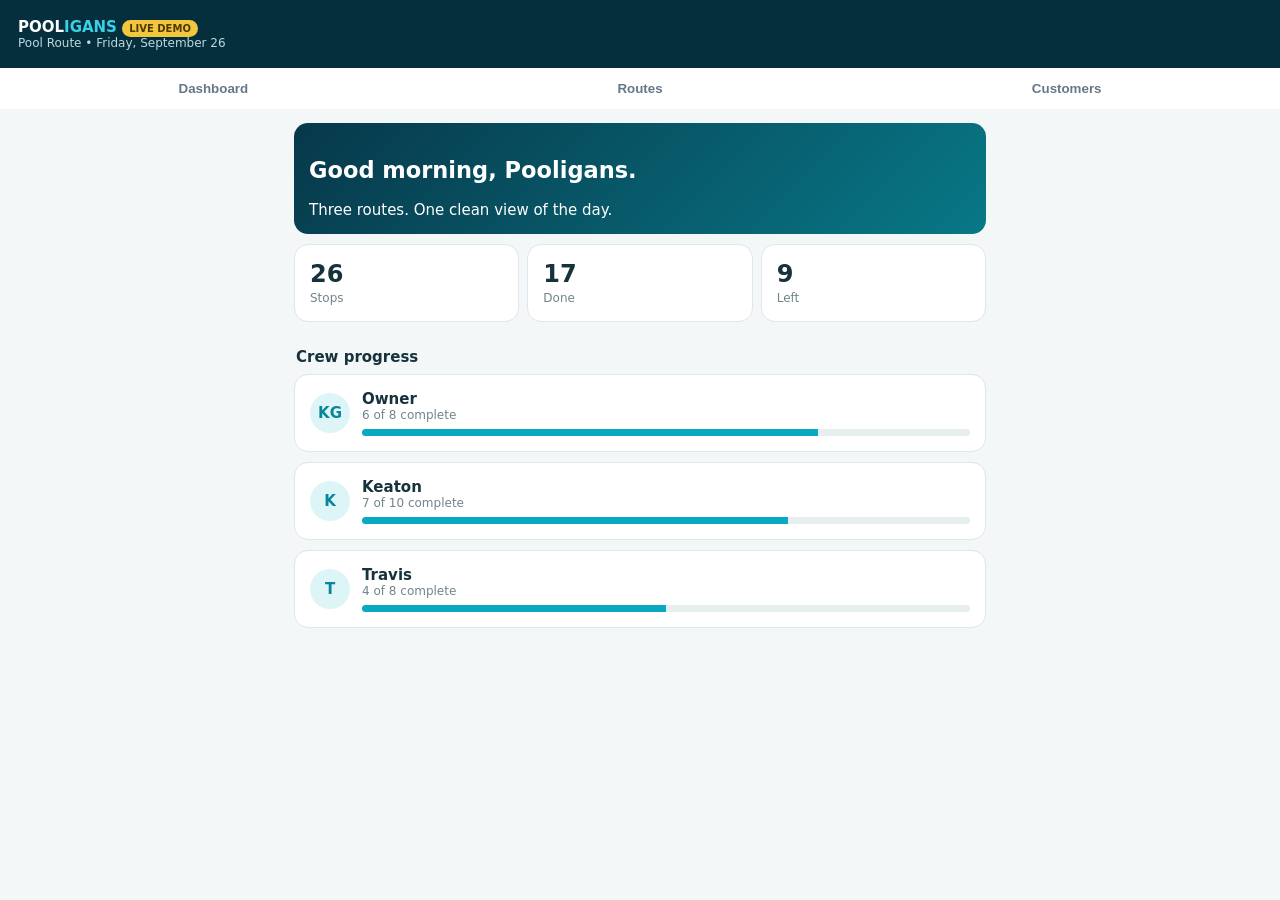
<file: pooligans/index.html>
<!doctype html><meta name="viewport" content="width=device-width,initial-scale=1"><title>Pooligans Route Demo</title><style>*{box-sizing:border-box}body{margin:0;font:15px system-ui;background:#f3f7f8;color:#16323c}header{background:#062f3e;color:#fff;padding:18px}header b{color:#39d1e6}nav{display:flex;background:white;position:sticky;top:0}nav button{flex:1;padding:13px;border:0;background:white;font-weight:800;color:#678}main{max-width:720px;margin:auto;padding:14px}.s{display:none}.on{display:block}.hero,.card{border-radius:14px;padding:15px;margin-bottom:10px}.hero{background:linear-gradient(135deg,#07384a,#087887);color:#fff}.card{background:#fff;border:1px solid #dce8eb}.stats{display:grid;grid-template-columns:repeat(3,1fr);gap:8px}.stats b{font-size:24px;display:block}.muted{font-size:12px;color:#71848b}.tech,.stop{display:flex;gap:12px;align-items:center}.av,.num{width:40px;height:40px;border-radius:50%;background:#def5f8;color:#07859b;display:grid;place-items:center;font-weight:900}.grow{flex:1}.bar{height:7px;background:#e7eef0;border-radius:8px;overflow:hidden;margin-top:7px}.bar i{display:block;height:100%;background:#0aa9c3}.btn{border:0;border-radius:9px;background:#09a7c2;color:#fff;padding:11px;font-weight:800}.row{display:flex;gap:8px}.row>*{flex:1}input{width:100%;padding:10px;border:1px solid #d7e3e7;border-radius:8px}.check{display:block;padding:8px;border-bottom:1px solid #eee}.check input{width:auto}.title{font-weight:900;margin:16px 2px 8px}.demo{background:#f4c63d;color:#4b3900;border-radius:10px;padding:3px 7px;font-size:10px}</style><header><strong>POOL<b>IGANS</b> <span class="demo">LIVE DEMO</span></strong><div class="muted" style="color:#bdd8df">Pool Route • Friday, September 26</div></header><nav><button onclick="go('dash')">Dashboard</button><button onclick="go('routes')">Routes</button><button onclick="go('customers')">Customers</button></nav><main><section id="dash" class="s on"><div class="hero"><h2>Good morning, Pooligans.</h2>Three routes. One clean view of the day.</div><div class="stats"><div class="card"><b>26</b><span class="muted">Stops</span></div><div class="card"><b>17</b><span class="muted">Done</span></div><div class="card"><b>9</b><span class="muted">Left</span></div></div><div class="title">Crew progress</div><div id="crew"></div></section><section id="routes" class="s"><div class="hero"><h2 id="rh">Keaton's Route</h2><span id="rp">3 stops remaining</span></div><div class="row"><button class="btn" onclick="route('Keaton')">Keaton</button><button class="btn" onclick="route('Travis')">Travis</button><button class="btn" onclick="route('Owner')">Owner</button></div><div class="title">Remaining stops</div><div id="stops"></div></section><section id="customers" class="s"><div class="hero"><h2>Customer records</h2>Everything the crew needs at the pool.</div><div class="card stop" onclick="openStop('Martin Residence','1442 Seabreeze Ln','Keaton')"><div class="av">MR</div><div><b>Martin Residence</b><div class="muted">Friday • Keaton • Salt pool</div></div></div><div class="card stop" onclick="openStop('Davis Residence','829 Palm Cove Dr','Travis')"><div class="av">DR</div><div><b>Davis Residence</b><div class="muted">Friday • Travis • Chlorine pool</div></div></div></section><section id="detail" class="s"><button class="btn" onclick="go('routes')">← Route</button><div class="title" id="cn"></div><div class="card"><b id="ca"></b><div class="muted">Tech: <span id="ct"></span> • Gate: 1972 • Jandy / Cartridge</div></div><div class="title">Water readings</div><div class="card"><div class="row"><label>Free Chlorine<input value="3.2"></label><label>pH<input value="7.6"></label></div><div class="row"><label>Alkalinity<input value="90"></label><label>Salt / TDS<input value="3200"></label></div></div><div class="title">Service checklist</div><div class="card"><label class="check"><input type="checkbox" checked> Skim surface</label><label class="check"><input type="checkbox" checked> Brush walls & steps</label><label class="check"><input type="checkbox" checked> Empty baskets</label><label class="check"><input type="checkbox"> Vacuum / net debris</label><label class="check"><input type="checkbox"> Inspect equipment</label></div><div class="title">Chemicals added</div><div class="card row"><label>Liquid chlorine<input value="24 oz"></label><label>Acid<input value="8 oz"></label></div><button class="btn" style="width:100%" onclick="alert('Service complete — customer report created.')">✓ Complete Stop & Create Report</button><div class="title">Service history</div><div class="card"><b>Sep 19 • Complete</b><div class="muted">FC 3.0 • pH 7.5 • Brushed, skimmed, baskets emptied</div><hr><b>Sep 12 • Complete</b><div class="muted">FC 2.8 • pH 7.6 • Filter pressure normal</div></div></section></main><script>const crew=[['KG','Owner',6,8],['K','Keaton',7,10],['T','Travis',4,8]],d={Keaton:[['8','Martin Residence','1442 Seabreeze Ln'],['9','Bennett Residence','Crosstown Pkwy'],['10','Rivera Residence','SW Paar Dr']],Travis:[['5','Davis Residence','829 Palm Cove Dr'],['6','Turner Residence','SE Floresta Dr'],['7','Collins Residence','SE PSL Blvd'],['8','Walker Residence','SE Lennard Rd']],Owner:[['7','Miller Residence','St Lucie West'],['8','Garcia Residence','Tradition']]};crew.forEach(x=>document.querySelector('#crew').innerHTML+=`<div class="card tech"><div class="av">${x[0]}</div><div class="grow"><b>${x[1]}</b><div class="muted">${x[2]} of ${x[3]} complete</div><div class="bar"><i style="width:${x[2]/x[3]*100}%"></i></div></div></div>`);function go(x){document.querySelectorAll('.s').forEach(e=>e.classList.remove('on'));document.querySelector('#'+x).classList.add('on')}function route(w){rh.textContent=w+"'s Route";rp.textContent=d[w].length+' stops remaining';stops.innerHTML=d[w].map(x=>`<div class="card stop" onclick="openStop('${x[1]}','${x[2]}','${w}')"><div class="num">${x[0]}</div><div class="grow"><b>${x[1]}</b><div class="muted">${x[2]} • Tap to service</div></div>›</div>`).join('')}function openStop(n,a,t){cn.textContent=n;ca.textContent=a;ct.textContent=t;go('detail')}route('Keaton')</script>
</file>
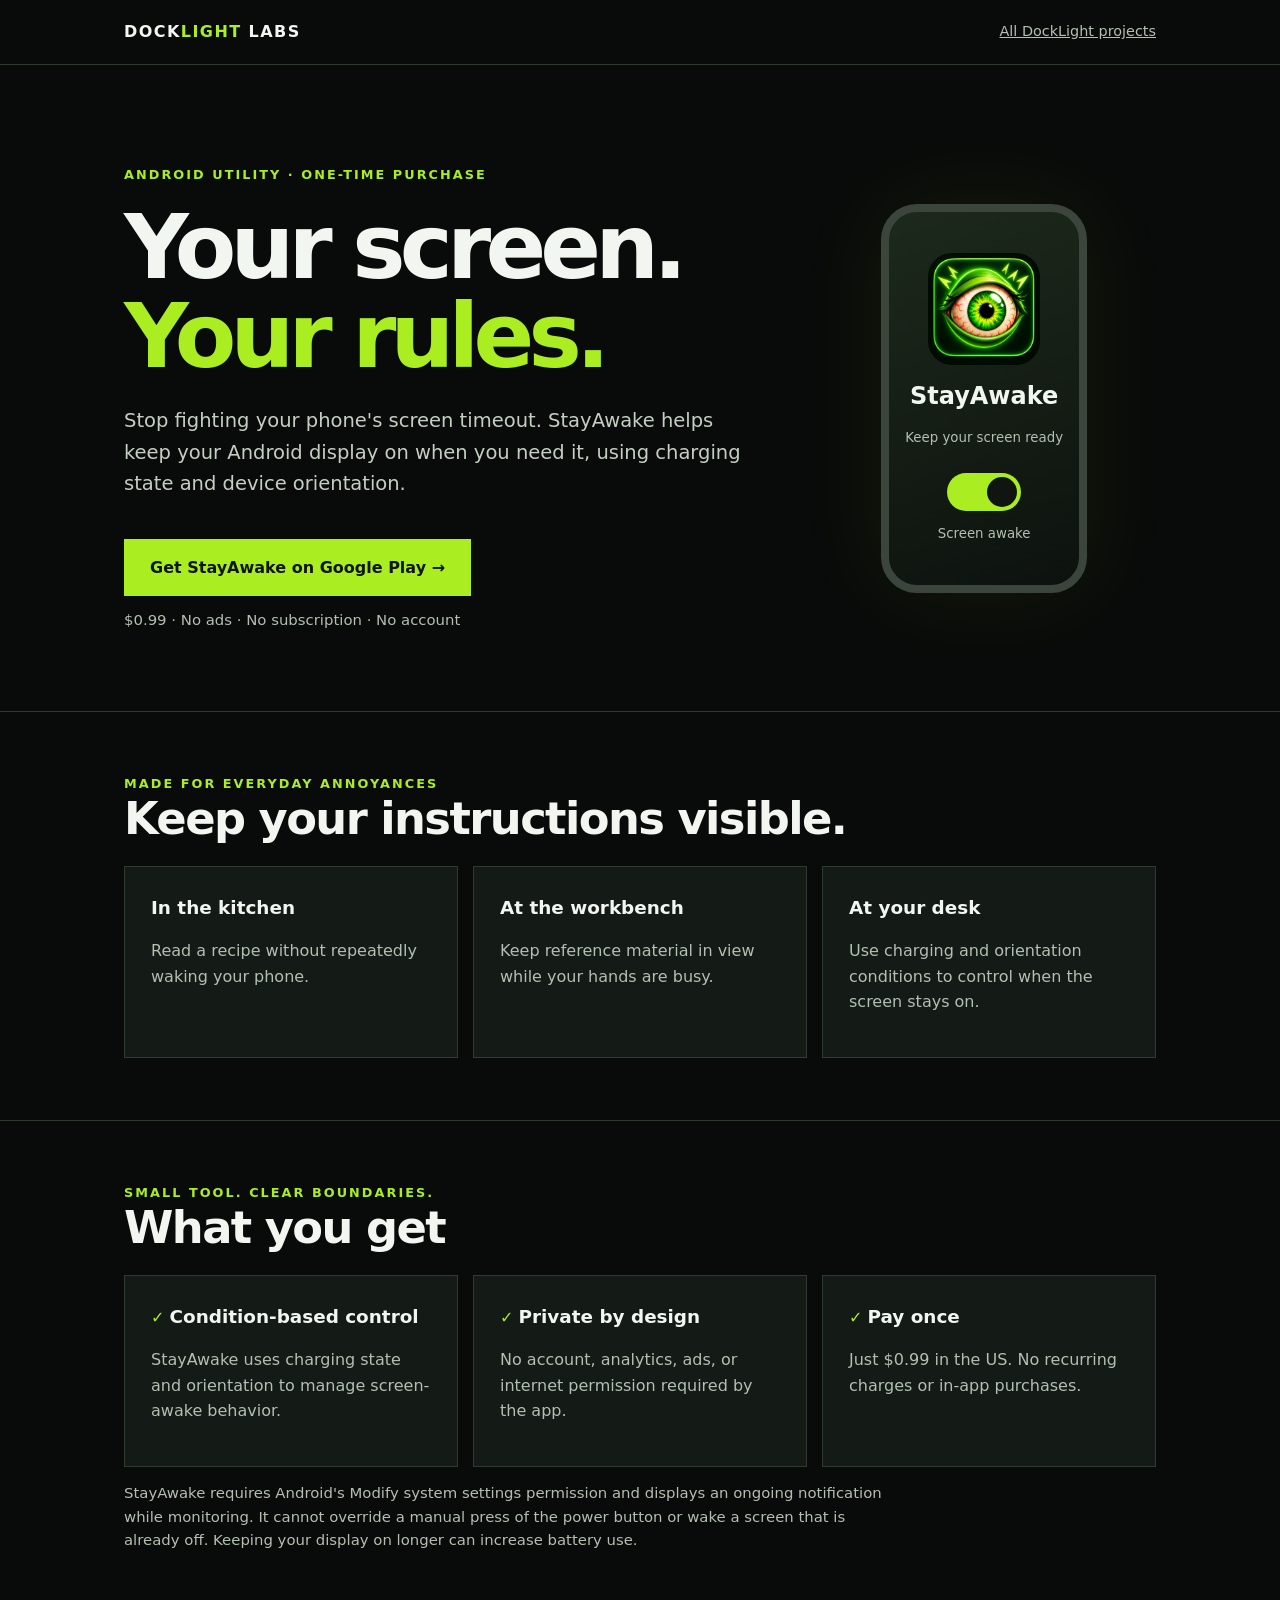
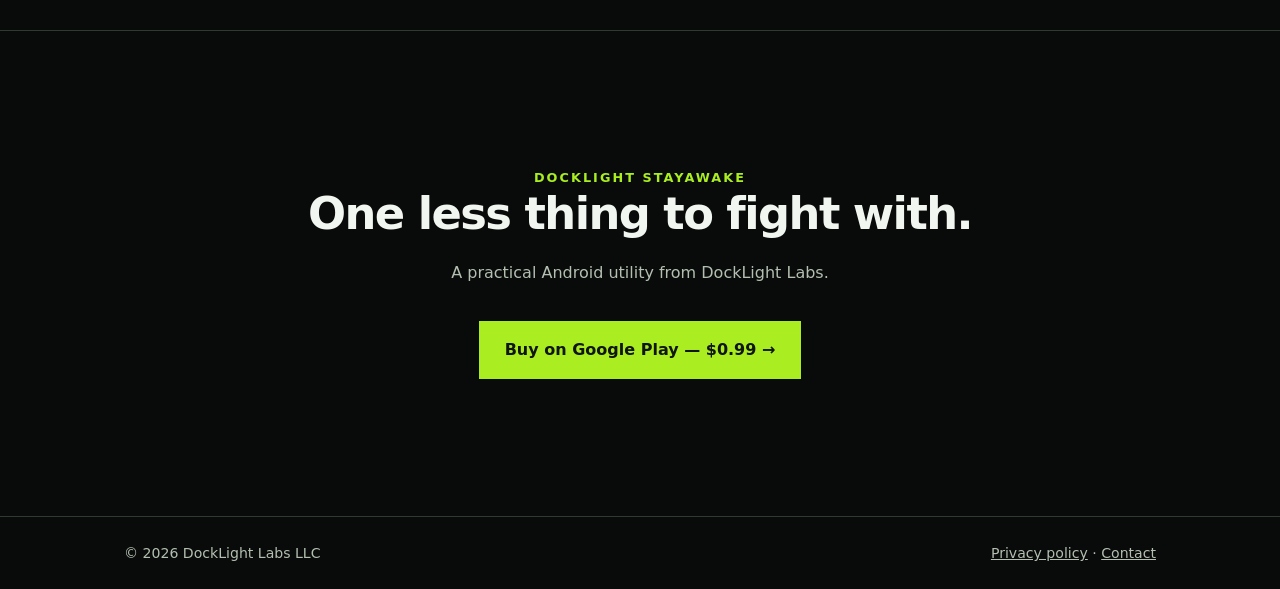
<file: stayawake/index.html>
<!doctype html>
<html lang="en"><head><meta charset="utf-8"><meta name="viewport" content="width=device-width,initial-scale=1"><meta name="theme-color" content="#090b0a"><meta name="description" content="DockLight StayAwake keeps your Android screen awake when you need it, using charging state and phone orientation. No ads, accounts, or subscriptions. $0.99 on Google Play."><link rel="canonical" href="https://docklightlabs.com/stayawake/"><meta property="og:title" content="DockLight StayAwake — Your screen. Your rules."><meta property="og:description" content="A simple Android screen-awake utility. One purchase. No ads or subscriptions."><meta property="og:url" content="https://docklightlabs.com/stayawake/"><title>DockLight StayAwake — Your screen. Your rules.</title>
<style>:root{color-scheme:dark;--bg:#090b0a;--panel:#141a15;--line:#303a30;--green:#aaee22;--muted:#b3bfb1}*{box-sizing:border-box}html{scroll-behavior:smooth}body{margin:0;background:var(--bg);color:#f2f6f0;font:16px/1.6 system-ui,-apple-system,Segoe UI,sans-serif}a{color:inherit}.wrap{max-width:1080px;margin:auto;padding:0 24px}header{border-bottom:1px solid var(--line)}header .wrap{display:flex;align-items:center;justify-content:space-between;gap:16px;padding-top:19px;padding-bottom:19px}.brand{text-decoration:none;font-weight:800;letter-spacing:.09em;text-transform:uppercase}.brand span{color:var(--green)}.toplink{color:var(--muted);font-size:.9rem}.hero{padding:100px 0 78px;display:grid;grid-template-columns:1.3fr .7fr;gap:50px;align-items:center}.eyebrow{font-size:.8rem;color:var(--green);letter-spacing:.16em;text-transform:uppercase;font-weight:750}h1{font-size:clamp(3rem,7vw,5.7rem);letter-spacing:-.065em;line-height:.99;margin:18px 0 25px}h1 em{color:var(--green);font-style:normal}.lead{font-size:1.22rem;color:#c4cfc3;max-width:640px}.button{display:inline-block;background:var(--green);color:#101510;padding:15px 25px;text-decoration:none;font-weight:800;margin-top:20px;border:1px solid var(--green)}.button:hover{background:#c8ff60}.price{color:var(--muted);font-size:.93rem;margin-top:13px}.device{border:8px solid #3b453c;border-radius:36px;max-width:255px;margin:auto;aspect-ratio:9/17;background:linear-gradient(160deg,#1d291c,#0d120e);padding:25px 16px;box-shadow:0 0 90px #aaee2212;display:flex;flex-direction:column;justify-content:center;align-items:center;text-align:center}.device .app-icon{display:block;width:112px;height:112px;object-fit:contain;border-radius:24px}.device strong{font-size:1.5rem;margin-top:12px}.device small{color:var(--muted);margin-top:12px}.toggle{width:74px;height:38px;background:var(--green);border-radius:30px;margin:25px auto 0;position:relative}.toggle:after{content:"";position:absolute;width:30px;height:30px;right:4px;top:4px;background:#101510;border-radius:50%}section{padding:62px 0;border-top:1px solid var(--line)}h2{font-size:clamp(1.8rem,4vw,2.8rem);line-height:1.1;letter-spacing:-.035em;margin:0 0 22px}.grid{display:grid;grid-template-columns:repeat(3,1fr);gap:15px}.card{border:1px solid var(--line);background:var(--panel);padding:26px}.card b{font-size:1.15rem}.card p,.note{color:var(--muted)}.check{color:var(--green);font-weight:900}.fine{font-size:.93rem;color:var(--muted);max-width:760px}.last{text-align:center;padding:75px 0}footer{border-top:1px solid var(--line);padding:25px 0;color:var(--muted);font-size:.88rem}footer .wrap{display:flex;justify-content:space-between;gap:18px;flex-wrap:wrap}a:focus-visible{outline:3px solid var(--green);outline-offset:4px}@media(max-width:720px){.hero{grid-template-columns:1fr;padding:64px 0}.device{max-width:210px}.grid{grid-template-columns:1fr}.last{padding:55px 0}}</style></head>
<body><header><div class="wrap"><a class="brand" href="/">Dock<span>Light</span> Labs</a><a class="toplink" href="/">All DockLight projects</a></div></header>
<main><div class="wrap"><div class="hero"><div><div class="eyebrow">Android utility · One-time purchase</div><h1>Your screen.<br><em>Your rules.</em></h1><p class="lead">Stop fighting your phone's screen timeout. StayAwake helps keep your Android display on when you need it, using charging state and device orientation.</p><a class="button" href="https://play.google.com/store/apps/details?id=com.docklightlabs.stayawake" rel="noopener">Get StayAwake on Google Play →</a><div class="price">$0.99 · No ads · No subscription · No account</div></div><div class="device" aria-label="Illustration of the StayAwake concept, not an app screenshot"><img class="app-icon" src="/stayawake/stayawake-icon.png" alt="DockLight StayAwake green eyeball app icon"><strong>StayAwake</strong><small>Keep your screen ready</small><div class="toggle" aria-hidden="true"></div><small>Screen awake</small></div></div></div>
<section><div class="wrap"><div class="eyebrow">Made for everyday annoyances</div><h2>Keep your instructions visible.</h2><div class="grid"><div class="card"><b>In the kitchen</b><p>Read a recipe without repeatedly waking your phone.</p></div><div class="card"><b>At the workbench</b><p>Keep reference material in view while your hands are busy.</p></div><div class="card"><b>At your desk</b><p>Use charging and orientation conditions to control when the screen stays on.</p></div></div></div></section>
<section><div class="wrap"><div class="eyebrow">Small tool. Clear boundaries.</div><h2>What you get</h2><div class="grid"><div class="card"><span class="check">✓</span> <b>Condition-based control</b><p>StayAwake uses charging state and orientation to manage screen-awake behavior.</p></div><div class="card"><span class="check">✓</span> <b>Private by design</b><p>No account, analytics, ads, or internet permission required by the app.</p></div><div class="card"><span class="check">✓</span> <b>Pay once</b><p>Just $0.99 in the US. No recurring charges or in-app purchases.</p></div></div><p class="fine">StayAwake requires Android's Modify system settings permission and displays an ongoing notification while monitoring. It cannot override a manual press of the power button or wake a screen that is already off. Keeping your display on longer can increase battery use.</p></div></section>
<section><div class="wrap last"><div class="eyebrow">DockLight StayAwake</div><h2>One less thing to fight with.</h2><p class="note">A practical Android utility from DockLight Labs.</p><a class="button" href="https://play.google.com/store/apps/details?id=com.docklightlabs.stayawake" rel="noopener">Buy on Google Play — $0.99 →</a></div></section></main>
<footer><div class="wrap"><span>© 2026 DockLight Labs LLC</span><span><a href="/stayawake/privacy.html">Privacy policy</a> · <a href="mailto:admin@docklightlabs.com">Contact</a></span></div></footer></body></html>
</file>
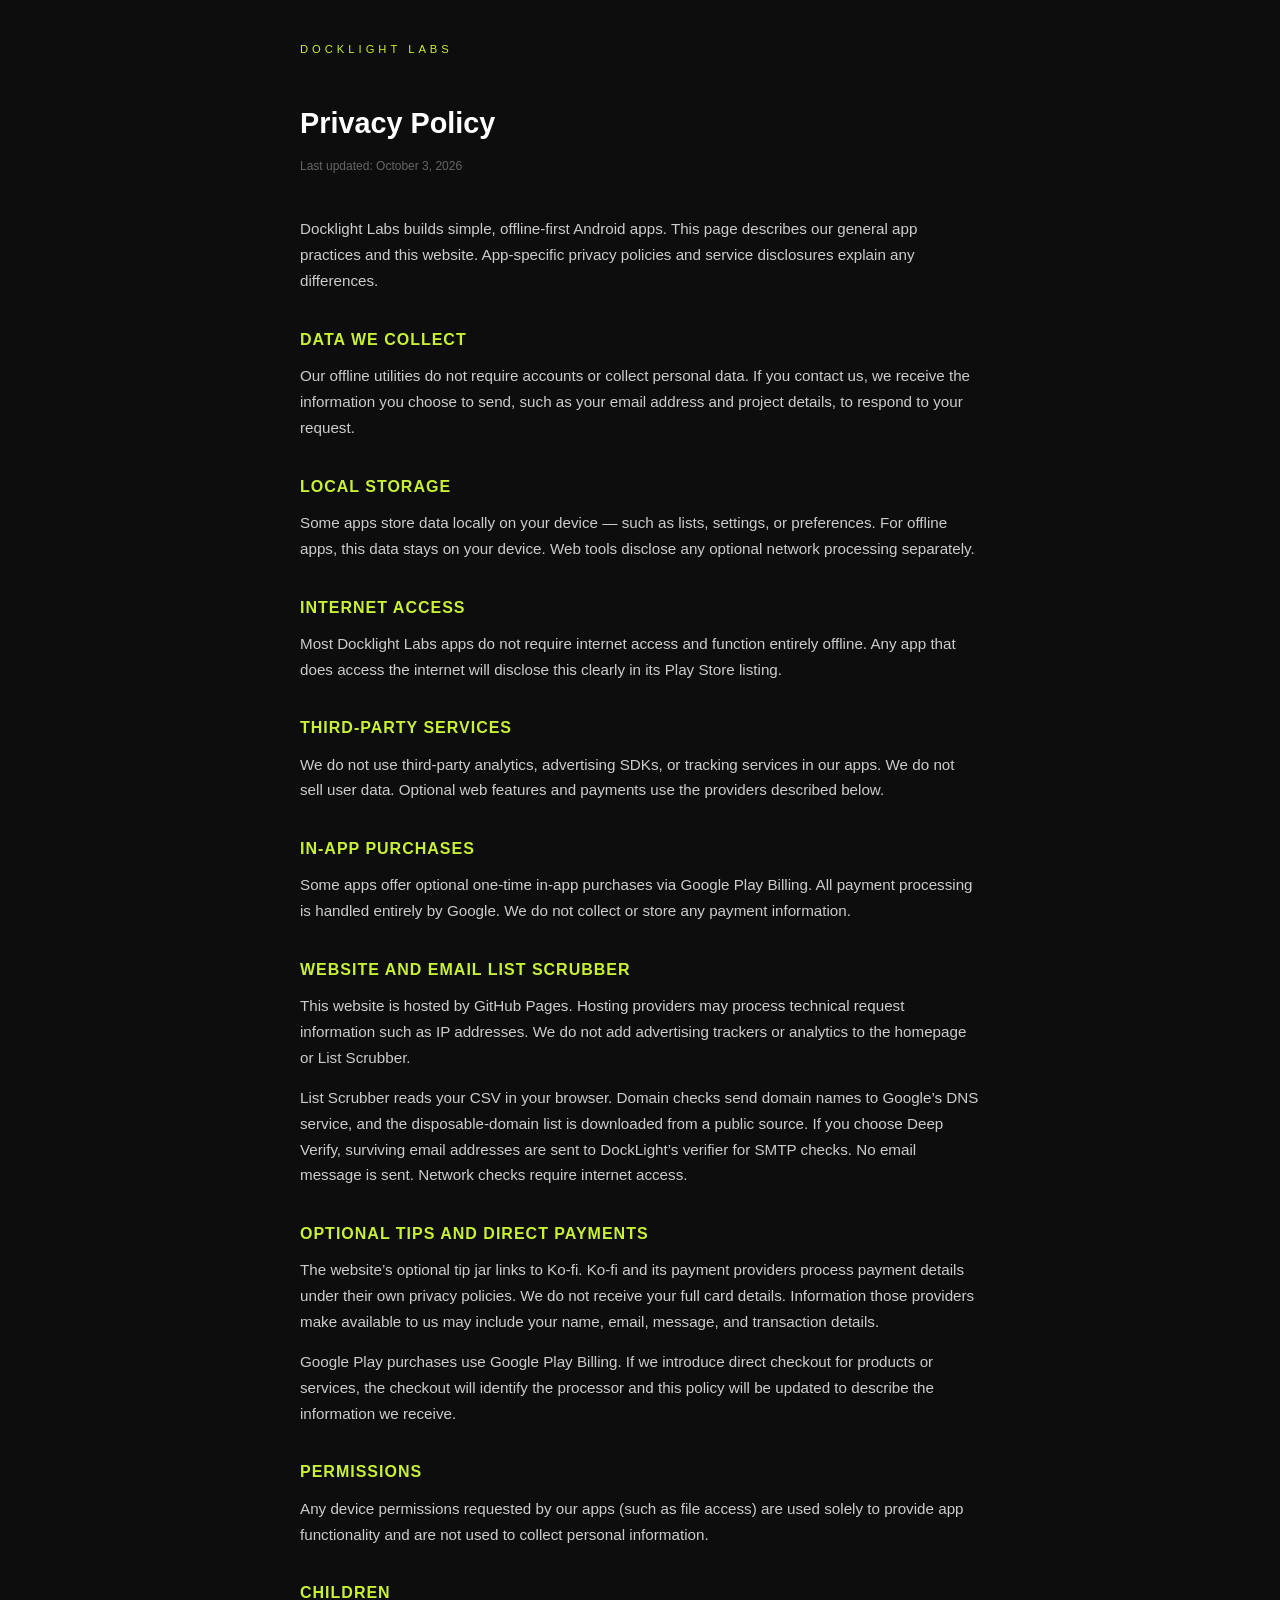
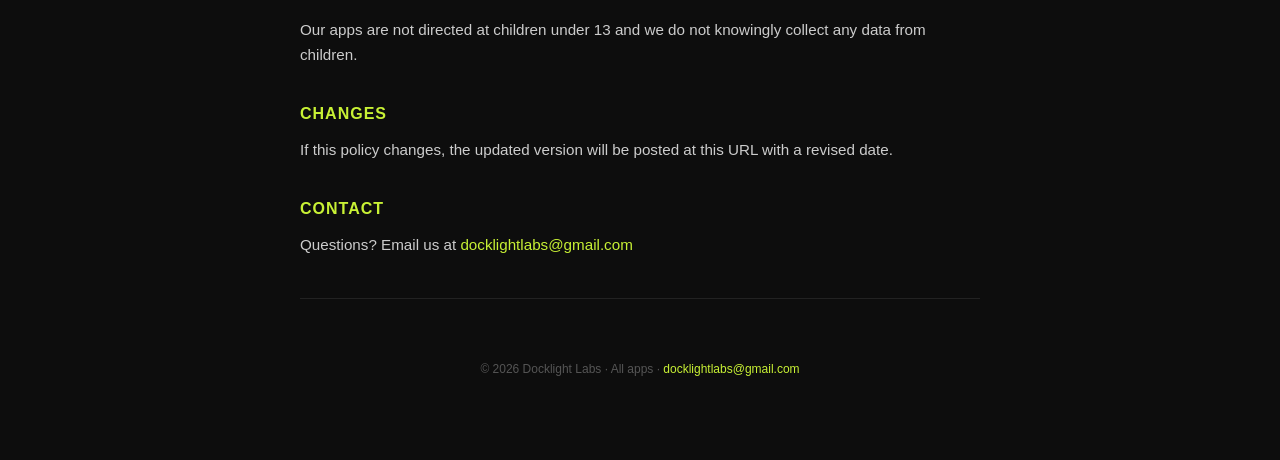
<file: privacy.html>
<!DOCTYPE html>
<html lang="en">
<head>
<meta charset="UTF-8">
<meta name="viewport" content="width=device-width, initial-scale=1.0">
<title>Privacy Policy — Docklight Labs</title>
<style>
  * { box-sizing: border-box; margin: 0; padding: 0; }
  body {
    font-family: -apple-system, BlinkMacSystemFont, 'Segoe UI', sans-serif;
    background: #0d0d0d;
    color: #e0e0e0;
    line-height: 1.7;
    padding: 40px 20px 80px;
  }
  .container { max-width: 680px; margin: 0 auto; }
  .logo {
    font-size: 0.7rem;
    letter-spacing: 4px;
    text-transform: uppercase;
    color: #c8f135;
    margin-bottom: 40px;
  }
  h1 {
    font-size: 1.8rem;
    font-weight: 700;
    color: #ffffff;
    margin-bottom: 8px;
  }
  .updated {
    font-size: 0.75rem;
    color: #666;
    margin-bottom: 40px;
  }
  h2 {
    font-size: 1rem;
    font-weight: 600;
    color: #c8f135;
    margin: 32px 0 10px;
    text-transform: uppercase;
    letter-spacing: 1px;
  }
  p { margin-bottom: 14px; color: #ccc; font-size: 0.95rem; }
  a { color: #c8f135; text-decoration: none; }
  hr { border: none; border-top: 1px solid #222; margin: 40px 0; }
  .footer { font-size: 0.75rem; color: #555; text-align: center; margin-top: 60px; }
</style>
</head>
<body>
<div class="container">

  <div class="logo">Docklight Labs</div>

  <h1>Privacy Policy</h1>
  <div class="updated">Last updated: October 3, 2026</div>

  <p>Docklight Labs builds simple, offline-first Android apps. This page describes our general app practices and this website. App-specific privacy policies and service disclosures explain any differences.</p>

  <h2>Data We Collect</h2>
  <p>Our offline utilities do not require accounts or collect personal data. If you contact us, we receive the information you choose to send, such as your email address and project details, to respond to your request.</p>

  <h2>Local Storage</h2>
  <p>Some apps store data locally on your device — such as lists, settings, or preferences. For offline apps, this data stays on your device. Web tools disclose any optional network processing separately.</p>

  <h2>Internet Access</h2>
  <p>Most Docklight Labs apps do not require internet access and function entirely offline. Any app that does access the internet will disclose this clearly in its Play Store listing.</p>

  <h2>Third-Party Services</h2>
  <p>We do not use third-party analytics, advertising SDKs, or tracking services in our apps. We do not sell user data. Optional web features and payments use the providers described below.</p>

  <h2>In-App Purchases</h2>
  <p>Some apps offer optional one-time in-app purchases via Google Play Billing. All payment processing is handled entirely by Google. We do not collect or store any payment information.</p>

  <h2>Website and Email List Scrubber</h2>
  <p>This website is hosted by GitHub Pages. Hosting providers may process technical request information such as IP addresses. We do not add advertising trackers or analytics to the homepage or List Scrubber.</p>
  <p>List Scrubber reads your CSV in your browser. Domain checks send domain names to Google’s DNS service, and the disposable-domain list is downloaded from a public source. If you choose Deep Verify, surviving email addresses are sent to DockLight’s verifier for SMTP checks. No email message is sent. Network checks require internet access.</p>
  <h2>Optional Tips and Direct Payments</h2>
  <p>The website’s optional tip jar links to Ko-fi. Ko-fi and its payment providers process payment details under their own privacy policies. We do not receive your full card details. Information those providers make available to us may include your name, email, message, and transaction details.</p>
  <p>Google Play purchases use Google Play Billing. If we introduce direct checkout for products or services, the checkout will identify the processor and this policy will be updated to describe the information we receive.</p>

  <h2>Permissions</h2>
  <p>Any device permissions requested by our apps (such as file access) are used solely to provide app functionality and are not used to collect personal information.</p>

  <h2>Children</h2>
  <p>Our apps are not directed at children under 13 and we do not knowingly collect any data from children.</p>

  <h2>Changes</h2>
  <p>If this policy changes, the updated version will be posted at this URL with a revised date.</p>

  <h2>Contact</h2>
  <p>Questions? Email us at <a href="mailto:docklightlabs@gmail.com">docklightlabs@gmail.com</a></p>

  <hr>
  <div class="footer">© 2026 Docklight Labs · All apps · <a href="mailto:docklightlabs@gmail.com">docklightlabs@gmail.com</a></div>

</div>
</body>
</html>
</file>
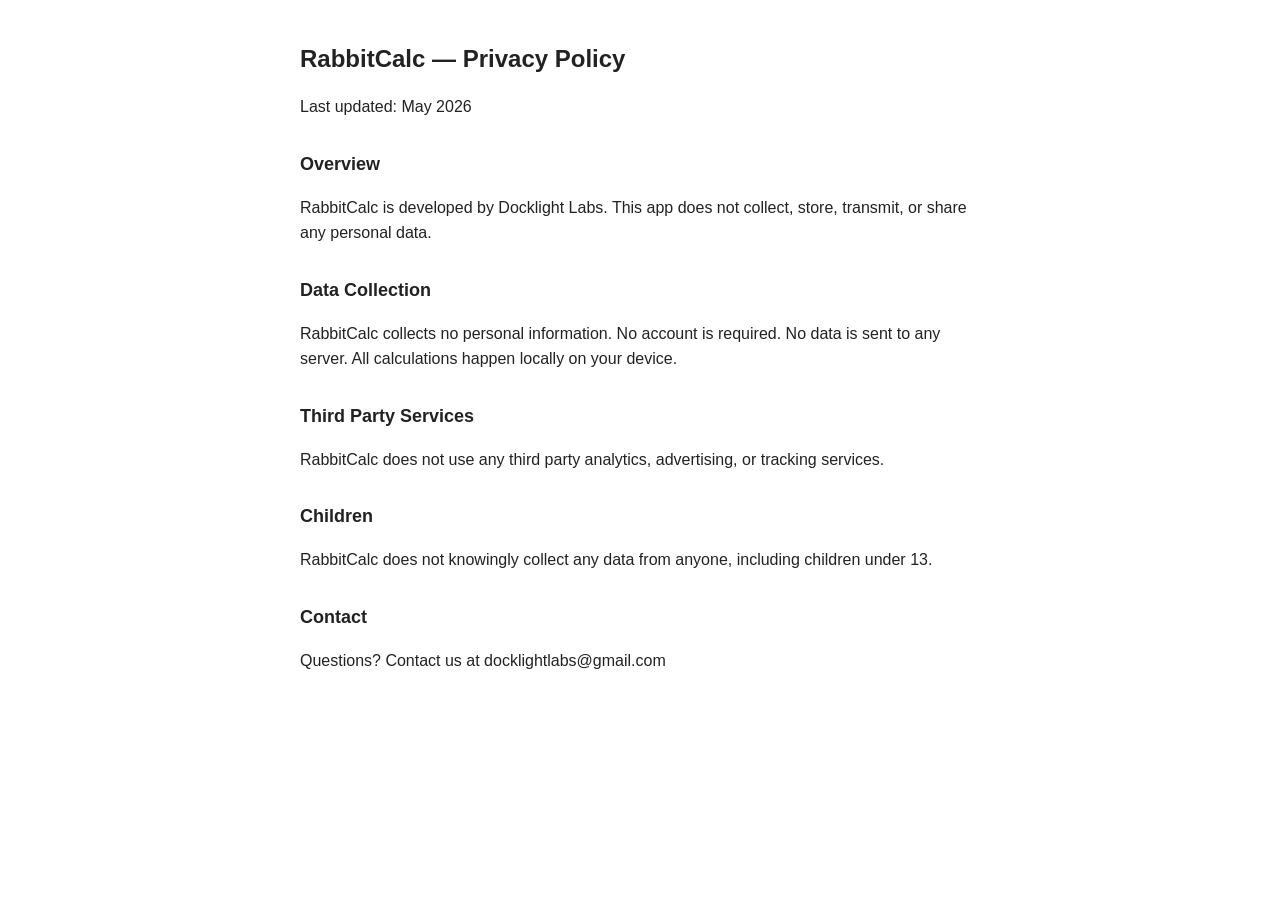
<file: rabbitcalc/privacy.html>
<!DOCTYPE html>
<html lang="en">
<head>
<meta charset="UTF-8">
<meta name="viewport" content="width=device-width, initial-scale=1.0">
<title>RabbitCalc — Privacy Policy</title>
<style>
  body { font-family: sans-serif; max-width: 680px; margin: 40px auto; padding: 0 20px; color: #222; line-height: 1.6; }
  h1 { font-size: 24px; } h2 { font-size: 18px; margin-top: 30px; }
</style>
</head>
<body>
<h1>RabbitCalc — Privacy Policy</h1>
<p>Last updated: May 2026</p>
<h2>Overview</h2>
<p>RabbitCalc is developed by Docklight Labs. This app does not collect, store, transmit, or share any personal data.</p>
<h2>Data Collection</h2>
<p>RabbitCalc collects no personal information. No account is required. No data is sent to any server. All calculations happen locally on your device.</p>
<h2>Third Party Services</h2>
<p>RabbitCalc does not use any third party analytics, advertising, or tracking services.</p>
<h2>Children</h2>
<p>RabbitCalc does not knowingly collect any data from anyone, including children under 13.</p>
<h2>Contact</h2>
<p>Questions? Contact us at docklightlabs@gmail.com</p>
</body>
</html>
</file>
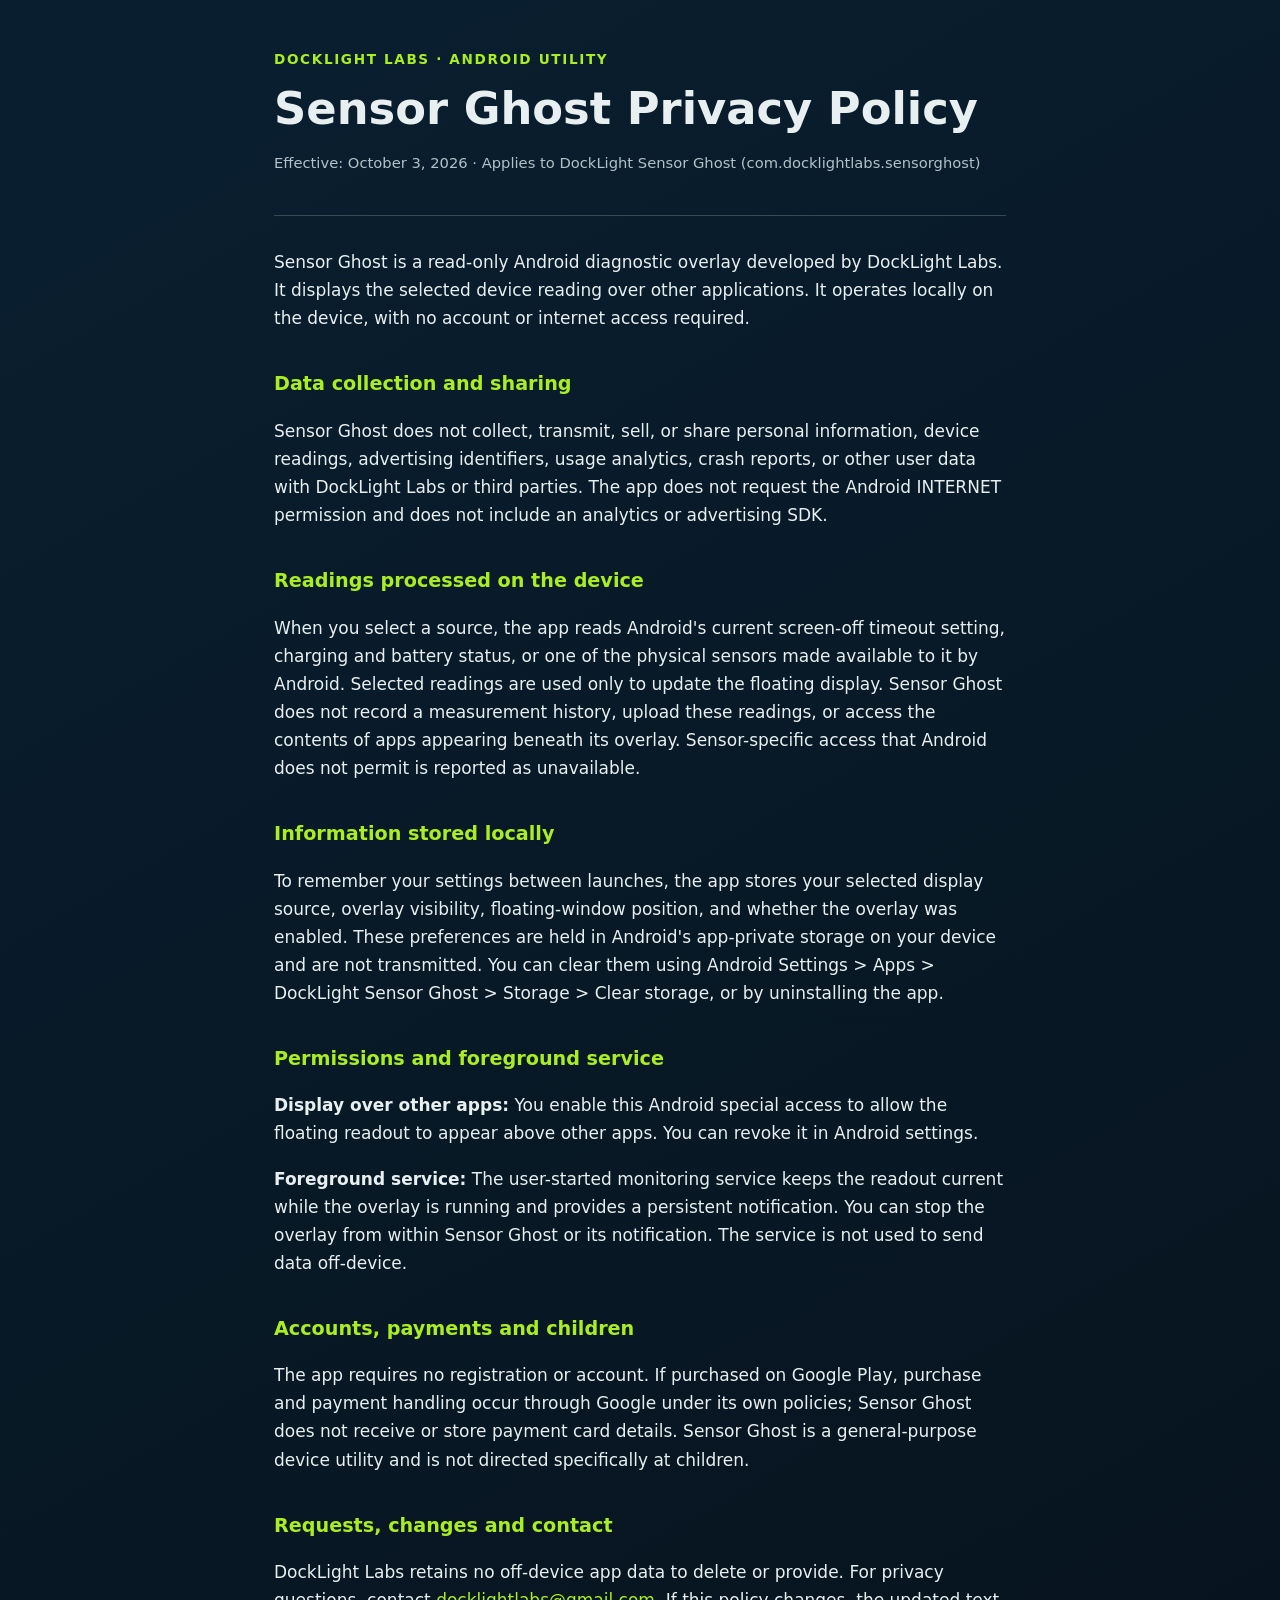
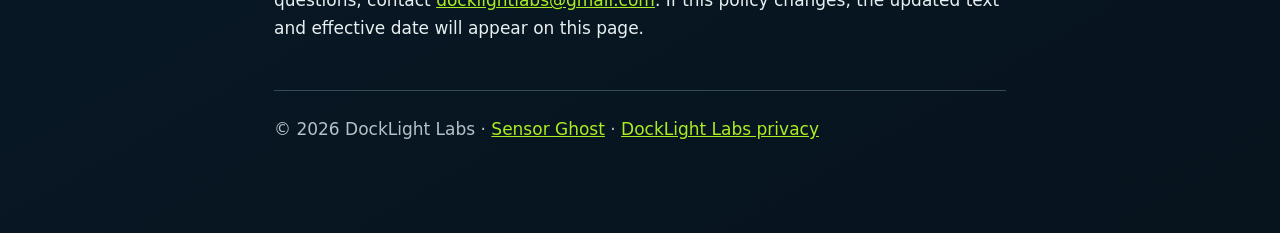
<file: sensorghost/privacy.html>
<!doctype html>
<html lang="en">
<head>
<meta charset="utf-8">
<meta name="viewport" content="width=device-width,initial-scale=1">
<meta name="color-scheme" content="dark">
<title>Sensor Ghost Privacy Policy | DockLight Labs</title>
<style>
:root { color-scheme:dark; --navy:#091f30; --green:#aaee22; --text:#e8eff0; --muted:#b2c2c7; }
*{box-sizing:border-box}
body{margin:0;background:linear-gradient(150deg,#091f30,#07131d);font:17px/1.65 system-ui,-apple-system,Segoe UI,Roboto,sans-serif;color:var(--text)}
main{max-width:780px;padding:48px 24px 90px;margin:auto}
header{border-bottom:1px solid #334b52;padding-bottom:25px;margin-bottom:32px}
.kicker{color:var(--green);letter-spacing:.12em;font-weight:800;font-size:.85rem;text-transform:uppercase}
h1{font-size:clamp(1.9rem,5vw,2.8rem);line-height:1.2;margin:12px 0}
h2{font-size:1.2rem;color:var(--green);margin-top:36px}
p,li{color:var(--text)}
.muted{color:var(--muted);font-size:.92rem}
a{color:var(--green)}
footer{border-top:1px solid #334b52;padding-top:24px;margin-top:48px;color:var(--muted)}
</style>
</head>
<body>
<main>
<header>
<div class="kicker">DockLight Labs · Android Utility</div>
<h1>Sensor Ghost Privacy Policy</h1>
<p class="muted">Effective: October 3, 2026 · Applies to DockLight Sensor Ghost (com.docklightlabs.sensorghost)</p>
</header>
<p>Sensor Ghost is a read-only Android diagnostic overlay developed by DockLight Labs. It displays the selected device reading over other applications. It operates locally on the device, with no account or internet access required.</p>
<h2>Data collection and sharing</h2>
<p>Sensor Ghost does not collect, transmit, sell, or share personal information, device readings, advertising identifiers, usage analytics, crash reports, or other user data with DockLight Labs or third parties. The app does not request the Android INTERNET permission and does not include an analytics or advertising SDK.</p>
<h2>Readings processed on the device</h2>
<p>When you select a source, the app reads Android's current screen-off timeout setting, charging and battery status, or one of the physical sensors made available to it by Android. Selected readings are used only to update the floating display. Sensor Ghost does not record a measurement history, upload these readings, or access the contents of apps appearing beneath its overlay. Sensor-specific access that Android does not permit is reported as unavailable.</p>
<h2>Information stored locally</h2>
<p>To remember your settings between launches, the app stores your selected display source, overlay visibility, floating-window position, and whether the overlay was enabled. These preferences are held in Android's app-private storage on your device and are not transmitted. You can clear them using Android Settings &gt; Apps &gt; DockLight Sensor Ghost &gt; Storage &gt; Clear storage, or by uninstalling the app.</p>
<h2>Permissions and foreground service</h2>
<p><strong>Display over other apps:</strong> You enable this Android special access to allow the floating readout to appear above other apps. You can revoke it in Android settings.</p>
<p><strong>Foreground service:</strong> The user-started monitoring service keeps the readout current while the overlay is running and provides a persistent notification. You can stop the overlay from within Sensor Ghost or its notification. The service is not used to send data off-device.</p>
<h2>Accounts, payments and children</h2>
<p>The app requires no registration or account. If purchased on Google Play, purchase and payment handling occur through Google under its own policies; Sensor Ghost does not receive or store payment card details. Sensor Ghost is a general-purpose device utility and is not directed specifically at children.</p>
<h2>Requests, changes and contact</h2>
<p>DockLight Labs retains no off-device app data to delete or provide. For privacy questions, contact <a href="mailto:docklightlabs@gmail.com">docklightlabs@gmail.com</a>. If this policy changes, the updated text and effective date will appear on this page.</p>
<footer>© 2026 DockLight Labs · <a href="../">Sensor Ghost</a> · <a href="../privacy.html">DockLight Labs privacy</a></footer>
</main>
</body>
</html>
</file>
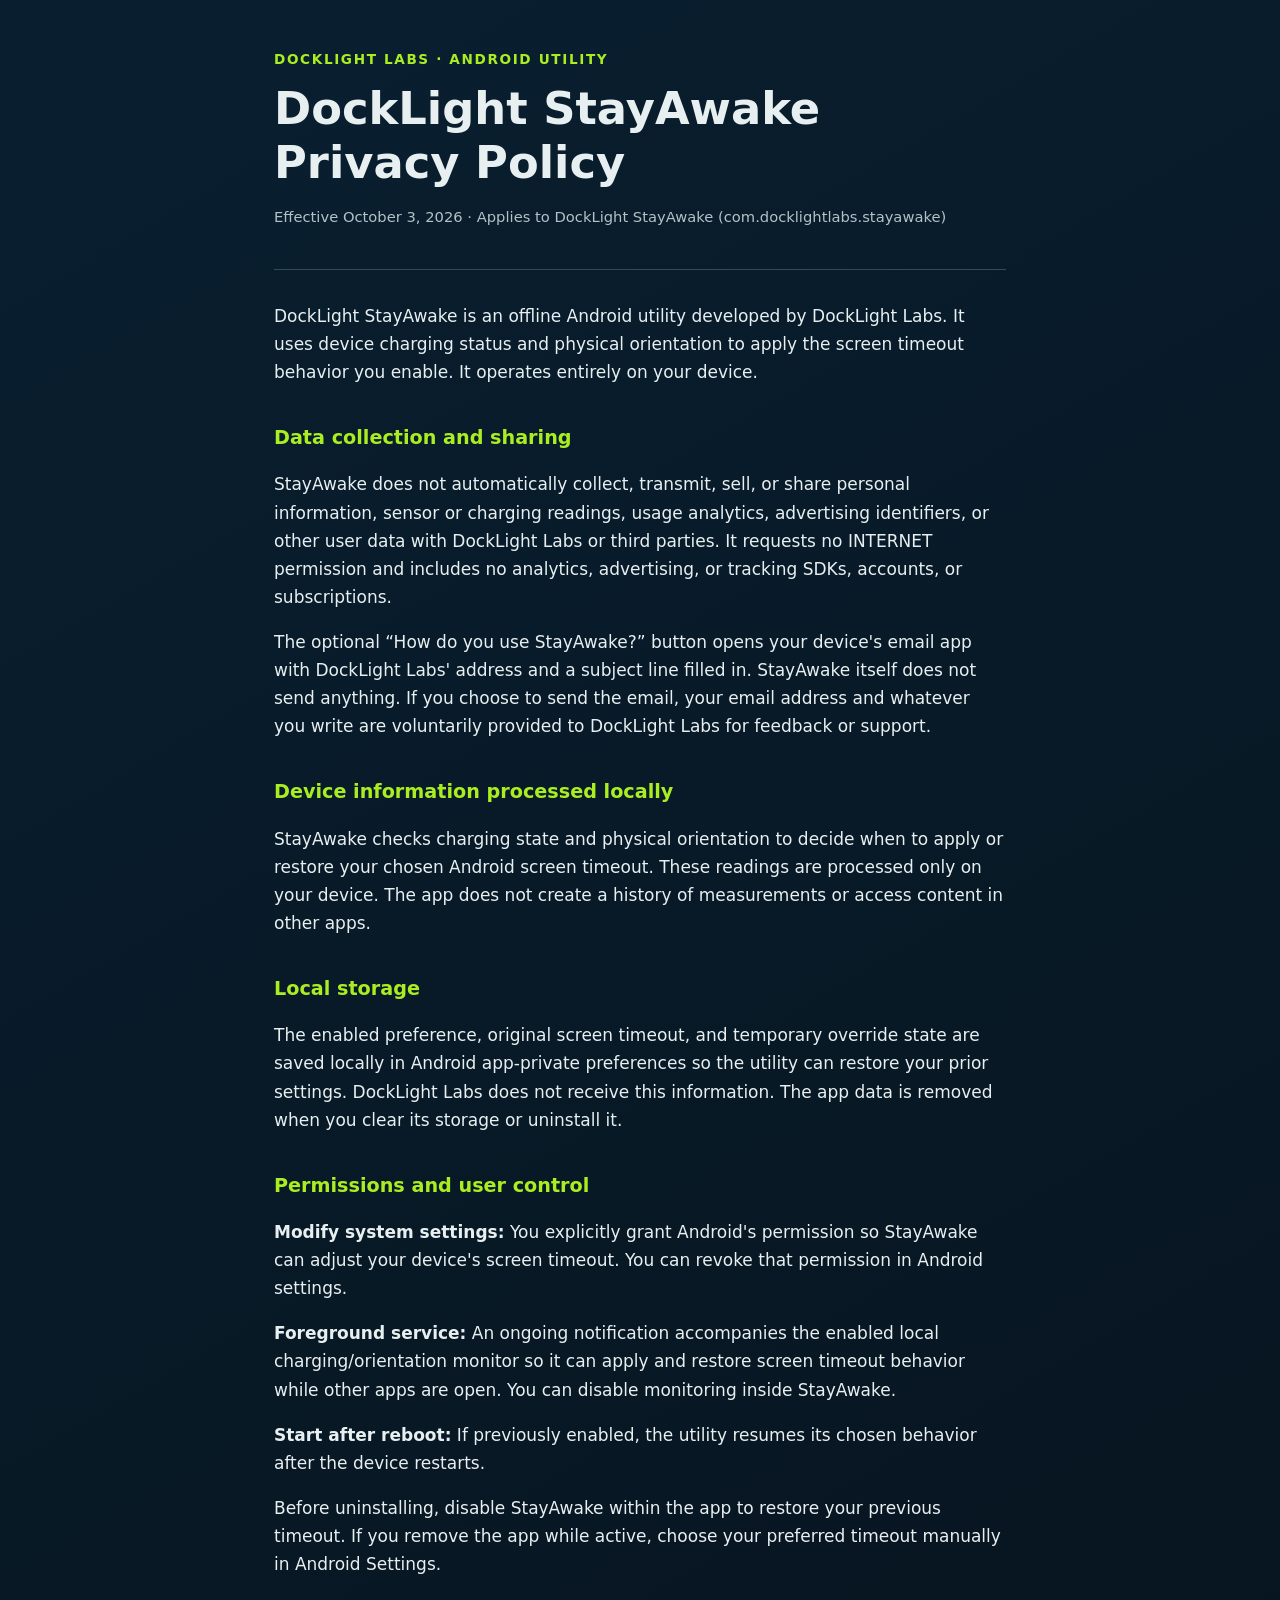
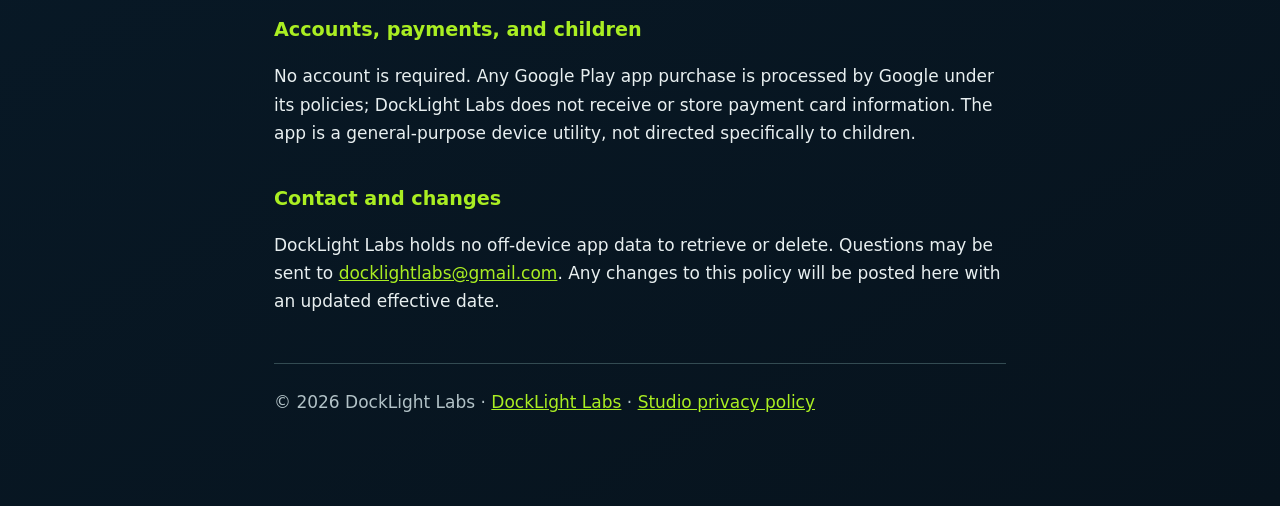
<file: stayawake/privacy.html>
<!doctype html>
<html lang="en">
<head>
<meta charset="utf-8">
<meta name="viewport" content="width=device-width, initial-scale=1">
<meta name="color-scheme" content="dark">
<meta name="description" content="Privacy policy for DockLight StayAwake, an offline Android screen timeout utility.">
<title>DockLight StayAwake Privacy Policy | DockLight Labs</title>
<style>
:root{color-scheme:dark;--bg:#091f30;--green:#aaee22;--text:#e8eff0;--muted:#b2c2c7}
*{box-sizing:border-box}body{margin:0;background:linear-gradient(150deg,#091f30,#07131d);font:17px/1.65 system-ui,-apple-system,Segoe UI,Roboto,sans-serif;color:var(--text)}
main{max-width:780px;padding:48px 24px 90px;margin:auto}header{border-bottom:1px solid #334b52;padding-bottom:25px;margin-bottom:32px}
.kicker{color:var(--green);letter-spacing:.12em;font-weight:800;font-size:.85rem;text-transform:uppercase}
h1{font-size:clamp(1.9rem,5vw,2.8rem);line-height:1.2;margin:12px 0}h2{font-size:1.2rem;color:var(--green);margin-top:36px}
.muted{color:var(--muted);font-size:.92rem}a{color:var(--green)}footer{border-top:1px solid #334b52;padding-top:24px;margin-top:48px;color:var(--muted)}
</style>
</head>
<body><main>
<header><div class="kicker">DockLight Labs · Android Utility</div>
<h1>DockLight StayAwake Privacy Policy</h1>
<p class="muted">Effective October 3, 2026 · Applies to DockLight StayAwake (com.docklightlabs.stayawake)</p></header>
<p>DockLight StayAwake is an offline Android utility developed by DockLight Labs. It uses device charging status and physical orientation to apply the screen timeout behavior you enable. It operates entirely on your device.</p>
<h2>Data collection and sharing</h2>
<p>StayAwake does not automatically collect, transmit, sell, or share personal information, sensor or charging readings, usage analytics, advertising identifiers, or other user data with DockLight Labs or third parties. It requests no INTERNET permission and includes no analytics, advertising, or tracking SDKs, accounts, or subscriptions.</p>
<p>The optional “How do you use StayAwake?” button opens your device's email app with DockLight Labs' address and a subject line filled in. StayAwake itself does not send anything. If you choose to send the email, your email address and whatever you write are voluntarily provided to DockLight Labs for feedback or support.</p>
<h2>Device information processed locally</h2>
<p>StayAwake checks charging state and physical orientation to decide when to apply or restore your chosen Android screen timeout. These readings are processed only on your device. The app does not create a history of measurements or access content in other apps.</p>
<h2>Local storage</h2>
<p>The enabled preference, original screen timeout, and temporary override state are saved locally in Android app-private preferences so the utility can restore your prior settings. DockLight Labs does not receive this information. The app data is removed when you clear its storage or uninstall it.</p>
<h2>Permissions and user control</h2>
<p><strong>Modify system settings:</strong> You explicitly grant Android's permission so StayAwake can adjust your device's screen timeout. You can revoke that permission in Android settings.</p>
<p><strong>Foreground service:</strong> An ongoing notification accompanies the enabled local charging/orientation monitor so it can apply and restore screen timeout behavior while other apps are open. You can disable monitoring inside StayAwake.</p>
<p><strong>Start after reboot:</strong> If previously enabled, the utility resumes its chosen behavior after the device restarts.</p>
<p>Before uninstalling, disable StayAwake within the app to restore your previous timeout. If you remove the app while active, choose your preferred timeout manually in Android Settings.</p>
<h2>Accounts, payments, and children</h2>
<p>No account is required. Any Google Play app purchase is processed by Google under its policies; DockLight Labs does not receive or store payment card information. The app is a general-purpose device utility, not directed specifically to children.</p>
<h2>Contact and changes</h2>
<p>DockLight Labs holds no off-device app data to retrieve or delete. Questions may be sent to <a href="mailto:docklightlabs@gmail.com">docklightlabs@gmail.com</a>. Any changes to this policy will be posted here with an updated effective date.</p>
<footer>© 2026 DockLight Labs · <a href="../">DockLight Labs</a> · <a href="../privacy.html">Studio privacy policy</a></footer>
</main></body></html>
</file>
<file: boothboss/styles.css>
:root{--ink:#f4f7ef;--muted:#a6ada3;--bg:#101210;--panel:#191c19;--panel2:#222622;--line:#343934;--green:#aaee22;--green2:#d1ff75;--danger:#ff7168;--amber:#ffc857;--radius:18px;--shadow:0 18px 48px #0006;font-family:Inter,ui-sans-serif,system-ui,-apple-system,BlinkMacSystemFont,"Segoe UI",sans-serif;color-scheme:dark}
*{box-sizing:border-box}body{margin:0;background:var(--bg);color:var(--ink);min-height:100vh;font-size:16px}button,input,select,textarea{font:inherit}button,a{touch-action:manipulation}.offline{position:fixed;z-index:30;top:0;left:0;right:0;background:var(--amber);color:#151515;text-align:center;padding:7px;font-weight:800;font-size:12px}.topbar{height:64px;position:sticky;top:0;z-index:10;display:flex;align-items:center;justify-content:space-between;padding:0 18px;background:#101210e8;border-bottom:1px solid var(--line);backdrop-filter:blur(18px)}.brand{border:0;background:none;color:var(--ink);font-size:20px;font-weight:900;letter-spacing:-.6px;display:flex;align-items:center;gap:10px}.brand-dot{width:15px;height:15px;border-radius:50%;background:var(--green);box-shadow:0 0 18px #aaee2266}.icon-button{border:1px solid var(--line);background:var(--panel);color:var(--ink);border-radius:12px;width:42px;height:42px;font-size:25px}.bottom-nav{position:fixed;z-index:15;bottom:0;left:0;right:0;height:76px;padding:7px max(8px,env(safe-area-inset-right)) max(8px,env(safe-area-inset-bottom)) max(8px,env(safe-area-inset-left));display:grid;grid-template-columns:repeat(5,1fr);background:#141714f2;border-top:1px solid var(--line);backdrop-filter:blur(18px)}.bottom-nav button{border:0;background:none;color:var(--muted);font-size:11px;font-weight:700;display:flex;flex-direction:column;align-items:center;gap:3px}.bottom-nav span{font-size:22px;line-height:24px}.bottom-nav button.active{color:var(--green)}main{max-width:960px;margin:auto;padding:22px 16px 112px;outline:none}.loading,.empty{color:var(--muted);padding:36px 18px;text-align:center}.page-head{display:flex;align-items:end;justify-content:space-between;gap:12px;margin-bottom:22px}.page-head h1{margin:2px 0 0;font-size:30px;line-height:1;letter-spacing:-1.1px}.eyebrow{font-size:12px;text-transform:uppercase;letter-spacing:1.4px;color:var(--green);font-weight:900}.hero{background:linear-gradient(145deg,#242a21,#171a17);border:1px solid #3f4937;border-radius:24px;padding:22px;margin-bottom:18px;box-shadow:var(--shadow)}.hero h1{font-size:34px;line-height:1.02;margin:7px 0 10px;letter-spacing:-1.4px}.hero p{margin:0;color:var(--muted)}.hero-total{font-size:43px;letter-spacing:-2px;font-weight:900;margin:18px 0 2px}.hero-actions,.actions{display:flex;flex-wrap:wrap;gap:9px;margin-top:18px}.button{min-height:46px;border:0;border-radius:13px;padding:11px 16px;background:var(--green);color:#151714;font-weight:900;text-decoration:none;display:inline-flex;align-items:center;justify-content:center;cursor:pointer}.button.secondary{background:var(--panel2);color:var(--ink);border:1px solid var(--line)}.button.danger{color:var(--danger);background:#2a1c1c;border:1px solid #5f2929}.button.small{min-height:38px;padding:8px 12px;font-size:13px}.button:disabled{opacity:.45}.stats{display:grid;grid-template-columns:repeat(3,1fr);gap:9px;margin:16px 0}.stat{background:var(--panel);border:1px solid var(--line);border-radius:15px;padding:14px}.stat small,.meta{display:block;color:var(--muted);font-size:13px}.stat strong{display:block;margin-top:5px;font-size:19px}.section{margin-top:24px}.section-head{display:flex;justify-content:space-between;align-items:center;margin-bottom:10px}.section h2{font-size:18px;margin:0}.count,.pill{font-size:12px;padding:5px 9px;border-radius:99px;background:var(--panel2);color:var(--muted)}.stack{display:grid;gap:10px}.card{display:block;width:100%;text-align:left;background:var(--panel);border:1px solid var(--line);color:var(--ink);border-radius:var(--radius);padding:16px}.card[role=button],button.card{cursor:pointer}.card-top,.row{display:flex;justify-content:space-between;align-items:flex-start;gap:12px}.card strong{font-size:16px}.amount{font-weight:900;font-size:18px;white-space:nowrap}.badge{display:inline-block;border-radius:99px;padding:5px 9px;font-size:11px;font-weight:900;text-transform:uppercase;background:#303630;color:var(--muted)}.badge.active,.badge.open{background:#29400e;color:var(--green2)}.badge.closed{background:#343434}.badge.low{background:#4a3413;color:#ffd376}.notice{padding:14px;border:1px solid #4a4e37;background:#25271b;border-radius:14px;color:#dde4cd;margin:12px 0}.grid-2{display:grid;grid-template-columns:1fr 1fr;gap:11px}.quick-grid{display:grid;grid-template-columns:1fr 1fr;gap:11px}.quick{min-height:100px;text-align:left;border-radius:18px;padding:16px;border:1px solid var(--line);background:var(--panel);color:var(--ink);font-weight:900}.quick span{display:block;color:var(--green);font-size:28px;margin-bottom:9px}.search{width:100%;height:50px;border:1px solid var(--line);border-radius:14px;padding:0 15px;background:var(--panel);color:var(--ink);margin-bottom:12px}.tabs{display:flex;gap:7px;overflow-x:auto;padding-bottom:9px}.tabs button{white-space:nowrap;border:1px solid var(--line);background:var(--panel);color:var(--muted);border-radius:99px;padding:8px 13px;font-weight:800}.tabs button.active{background:var(--green);color:#111;border-color:var(--green)}.product-grid{display:grid;grid-template-columns:repeat(2,minmax(0,1fr));gap:11px}.product{min-height:126px;border:1px solid var(--line);border-radius:17px;background:var(--panel);color:var(--ink);padding:14px;text-align:left;display:flex;flex-direction:column;justify-content:space-between;overflow:hidden}.product img,.catalog-thumb{width:100%;height:76px;border-radius:11px;object-fit:cover;margin-bottom:10px}.product .amount{color:var(--green)}.sell-layout{display:grid;gap:18px}.cart{background:#151815;border:1px solid var(--line);border-radius:21px;padding:16px}.cart-line{display:grid;grid-template-columns:1fr auto;gap:10px;border-bottom:1px solid var(--line);padding:12px 0}.qty{display:flex;align-items:center;gap:10px}.qty button{width:38px;height:38px;border-radius:11px;border:1px solid var(--line);background:var(--panel2);color:var(--ink);font-size:22px}.totals{padding-top:12px}.totals .row{padding:5px 0}.totals .grand{font-size:24px;font-weight:900;border-top:1px solid var(--line);margin-top:7px;padding-top:12px}.sticky-pay{position:sticky;bottom:82px;margin-top:14px;width:100%;box-shadow:0 10px 30px #000}.field{display:grid;gap:6px}.field label{font-size:12px;color:var(--muted);font-weight:800}.field input,.field select,.field textarea,select{width:100%;border:1px solid var(--line);border-radius:12px;background:#111411;color:var(--ink);padding:12px}.field textarea{min-height:86px;resize:vertical}.form{display:grid;gap:13px}.check{display:flex;gap:10px;align-items:center;color:var(--muted)}.check input{width:20px;height:20px;accent-color:var(--green)}dialog{width:min(620px,calc(100% - 20px));max-height:88vh;overflow:auto;border:1px solid var(--line);border-radius:22px;background:var(--panel);color:var(--ink);padding:0;box-shadow:var(--shadow)}dialog::backdrop{background:#000b}.dialog-head{position:sticky;top:0;background:var(--panel);display:flex;justify-content:space-between;align-items:center;padding:16px;border-bottom:1px solid var(--line);z-index:2}.dialog-head h2{margin:0;font-size:20px}.dialog-body{padding:16px}.close{border:0;background:var(--panel2);color:var(--ink);border-radius:10px;width:38px;height:38px}.photo-preview{max-width:100%;max-height:160px;border-radius:12px;object-fit:cover}.closeout-grid{display:grid;grid-template-columns:repeat(2,1fr);gap:10px}.closeout-grid .stat:last-child{grid-column:1/-1}.result{font-size:32px;color:var(--green)}.danger-text{color:var(--danger)}.toast{position:fixed;z-index:50;left:50%;bottom:92px;transform:translate(-50%,30px);background:var(--ink);color:#101210;border-radius:12px;padding:11px 15px;font-weight:800;opacity:0;pointer-events:none;transition:.2s}.toast.show{opacity:1;transform:translate(-50%,0)}.footer-note{margin-top:24px;color:var(--muted);font-size:12px;text-align:center}
.tour-card{position:fixed;z-index:40;left:12px;right:12px;bottom:88px;max-width:520px;margin:auto;padding:18px;background:#242824;border:1px solid #58634d;border-radius:20px;box-shadow:var(--shadow)}.tour-card h2{margin:7px 0 8px;font-size:21px}.tour-card p{margin:0;color:var(--muted);line-height:1.45}.tour-actions{display:flex;justify-content:flex-end;gap:8px;margin-top:16px}
.pending-bar{display:flex;align-items:center;justify-content:space-between;gap:12px;padding:14px;margin-bottom:16px;border-radius:15px;background:#3b2f12;border:1px solid #7a6327}.pending-bar span{display:block;color:#f5dfa2;font-size:13px;margin-top:3px}.payment-buttons{display:grid;grid-template-columns:repeat(2,minmax(0,1fr));gap:10px}.payment-button{min-height:86px;padding:14px;border-radius:16px;border:1px solid #46533a;background:#20271d;color:var(--ink);text-align:left}.payment-button strong,.payment-button span{display:block}.payment-button strong{font-size:17px}.payment-button span{color:var(--muted);font-size:12px;margin-top:5px}.payment-button:disabled{opacity:.45}.payment-handoff{text-align:center}.payment-total{font-size:48px;font-weight:900;letter-spacing:-2px;margin:10px 0}.payment-handoff p{color:var(--muted);line-height:1.45}.payment-handoff .actions{justify-content:center}.payment-qr{display:block;width:min(260px,80%);aspect-ratio:1;object-fit:contain;background:#fff;border-radius:16px;padding:8px;margin:16px auto}.payment-setting{position:relative;display:grid;gap:11px}.payment-setting .row{align-items:center}.payment-setting .status,.status{font-size:11px;font-weight:900;text-transform:uppercase;letter-spacing:.5px;color:var(--green2);background:#29351f;padding:5px 8px;border-radius:99px}.order-buttons{display:flex;gap:6px;position:absolute;right:14px;top:52px}.button.tiny{min-height:30px;padding:3px 9px}.payment-detail{margin-top:10px}.payment-detail summary{cursor:pointer;font-weight:900;margin-bottom:10px}.payment-detail .row{padding:5px 0;border-bottom:1px solid var(--line)}fieldset{min-width:0}
.supplier-stats{display:flex;flex-wrap:wrap;gap:7px;margin-top:14px}.supplier-stats span{font-size:12px;color:var(--muted);background:var(--panel2);padding:5px 8px;border-radius:99px}.supplier-money{display:grid;grid-template-columns:repeat(3,1fr);gap:8px;margin-top:12px}.supplier-money div{background:#111411;border-radius:11px;padding:10px}.supplier-money small,.supplier-money strong{display:block}.supplier-money small{color:var(--muted);font-size:11px}.supplier-money strong{margin-top:4px}
@media(min-width:760px){main{padding-top:32px}.product-grid{grid-template-columns:repeat(3,1fr)}.sell-layout{grid-template-columns:minmax(0,1.6fr) minmax(300px,.8fr);align-items:start}.cart{position:sticky;top:86px}.bottom-nav{left:50%;transform:translateX(-50%);max-width:650px;border:1px solid var(--line);border-bottom:0;border-radius:18px 18px 0 0}.hero{padding:28px}.quick-grid{grid-template-columns:repeat(4,1fr)}}
@media(max-width:380px){.grid-2,.stats{grid-template-columns:1fr}.page-head h1{font-size:26px}}
@media print{.topbar,.bottom-nav,.no-print,.offline{display:none!important}main{padding:0}.receipt-print{color:#111;background:#fff;padding:30px}.receipt-print .meta{color:#555}}
.sale-options{width:100%;margin-top:12px;padding:10px 0;border:0;border-top:1px solid var(--line);background:none;color:var(--muted);font-weight:800;text-align:left}.sale-options span{display:block;margin-top:3px;font-size:12px;color:var(--green2)}.payment-section{margin-top:14px;padding-top:14px;border-top:1px solid var(--line)}.payment-section .payment-buttons{margin-top:9px}.sale-complete{display:flex;align-items:center;justify-content:space-between;gap:12px;padding:14px;margin-bottom:16px;border-radius:15px;background:#1f3215;border:1px solid #46672d}.sale-complete span{display:block;color:var(--green2);font-size:13px;margin-top:3px}
.catalog-tools{display:grid;grid-template-columns:minmax(0,1fr) 132px;gap:10px;align-items:start}.catalog-tools .search{margin:0}.catalog-sort label{position:absolute;width:1px;height:1px;overflow:hidden;clip:rect(0,0,0,0)}.catalog-sort select{height:50px}.category-field{display:grid;gap:7px}.inline-action{justify-self:start;border:0;background:none;color:var(--green2);padding:2px 0;font-weight:900;cursor:pointer}.inline-category{padding:12px;border:1px solid var(--line);border-radius:13px;background:#141714}.inline-category .actions{margin-top:10px}.category-actions{display:flex;gap:7px;flex-wrap:wrap;justify-content:flex-end}
</file>
<file: intake/styles.css>
:root{
  --bg:#090b0a;--panel:#111512;--panel2:#171d19;--line:#283029;
  --text:#eef2ec;--muted:#98a399;--green:#aaee22;--green-d:#739f1d;
  --danger:#ff7868;--max:760px
}
*{box-sizing:border-box}
html{color-scheme:dark}
body{margin:0;background:var(--bg);color:var(--text);font:15px/1.55 Inter,ui-sans-serif,system-ui,-apple-system,BlinkMacSystemFont,"Segoe UI",sans-serif}
button,input,textarea{font:inherit}
button{touch-action:manipulation}
a{color:inherit;text-decoration:none}
.topbar{min-height:62px;padding:0 18px;border-bottom:1px solid rgba(170,238,34,.16);display:flex;align-items:center;justify-content:space-between;background:#090b0af2;position:sticky;top:0;z-index:10}
.brand{font-weight:850;letter-spacing:.08em;text-transform:uppercase}.brand span{color:var(--green)}
.private{font:700 11px ui-monospace,SFMono-Regular,Menlo,monospace;color:var(--muted);letter-spacing:.08em;text-transform:uppercase}
.shell{width:min(calc(100% - 28px),var(--max));margin:0 auto;padding:34px 0 72px}
.hidden{display:none!important}
.card{background:var(--panel);border:1px solid var(--line);padding:24px;border-radius:14px;margin:0 0 16px}
.centered{max-width:560px;margin:8vh auto 0}
.eyebrow{font:750 11px ui-monospace,SFMono-Regular,Menlo,monospace;color:var(--green);letter-spacing:.14em;text-transform:uppercase;margin-bottom:10px}
h1{font-size:clamp(2rem,7vw,3.5rem);line-height:1.02;letter-spacing:-.045em;margin:0 0 16px}
h2{font-size:clamp(1.6rem,5vw,2.6rem);line-height:1.08;letter-spacing:-.035em;margin:0 0 20px}
p{color:#c1c9c0}.muted,.micro{color:var(--muted)}.micro{font-size:12px;margin:12px 0 0}
.stack{display:grid;gap:16px}
label{display:grid;gap:8px;font-weight:750}
input,textarea{width:100%;background:#0b0e0c;color:var(--text);border:1px solid #343b35;border-radius:10px;padding:13px 14px;outline:none}
input:focus,textarea:focus{border-color:var(--green-d);box-shadow:0 0 0 3px rgba(170,238,34,.08)}
textarea{resize:vertical;min-height:180px;font-size:17px;line-height:1.5}
#pin{font-size:28px;letter-spacing:.22em;text-align:center}
.button{min-height:46px;padding:0 18px;border:1px solid var(--green);border-radius:10px;background:var(--green);color:#0a0d09;font-weight:850;cursor:pointer;display:inline-flex;align-items:center;justify-content:center}
.button.secondary{background:transparent;border-color:#39413a;color:var(--text)}
.button:disabled{opacity:.38;cursor:not-allowed}
.project-head{display:flex;justify-content:space-between;align-items:flex-start;gap:16px;margin:16px 0 22px}.project-head h1{margin:0}
.progress{height:7px;background:#1b201c;border-radius:999px;overflow:hidden}.progress span{display:block;height:100%;width:0;background:var(--green);transition:width .25s ease}
.progress-label{color:var(--muted);font:700 12px ui-monospace,SFMono-Regular,Menlo,monospace;margin:8px 0 20px;text-align:right}
.answer-actions{display:flex;gap:10px;align-items:center;justify-content:flex-end}.answer-actions #speakBtn{margin-right:auto}
.statusline{padding:10px 12px;border-left:3px solid var(--green-d);background:#101310;color:var(--muted);font-size:13px;margin-bottom:14px}
.error{color:var(--danger)}
@media(max-width:600px){
  .private{display:none}.shell{padding-top:22px}.card{padding:19px}
  .project-head{align-items:flex-start}.project-head .button{min-height:40px;padding:0 13px}
  .answer-actions{flex-direction:column}.answer-actions .button{width:100%;margin:0!important}
}
</file>
